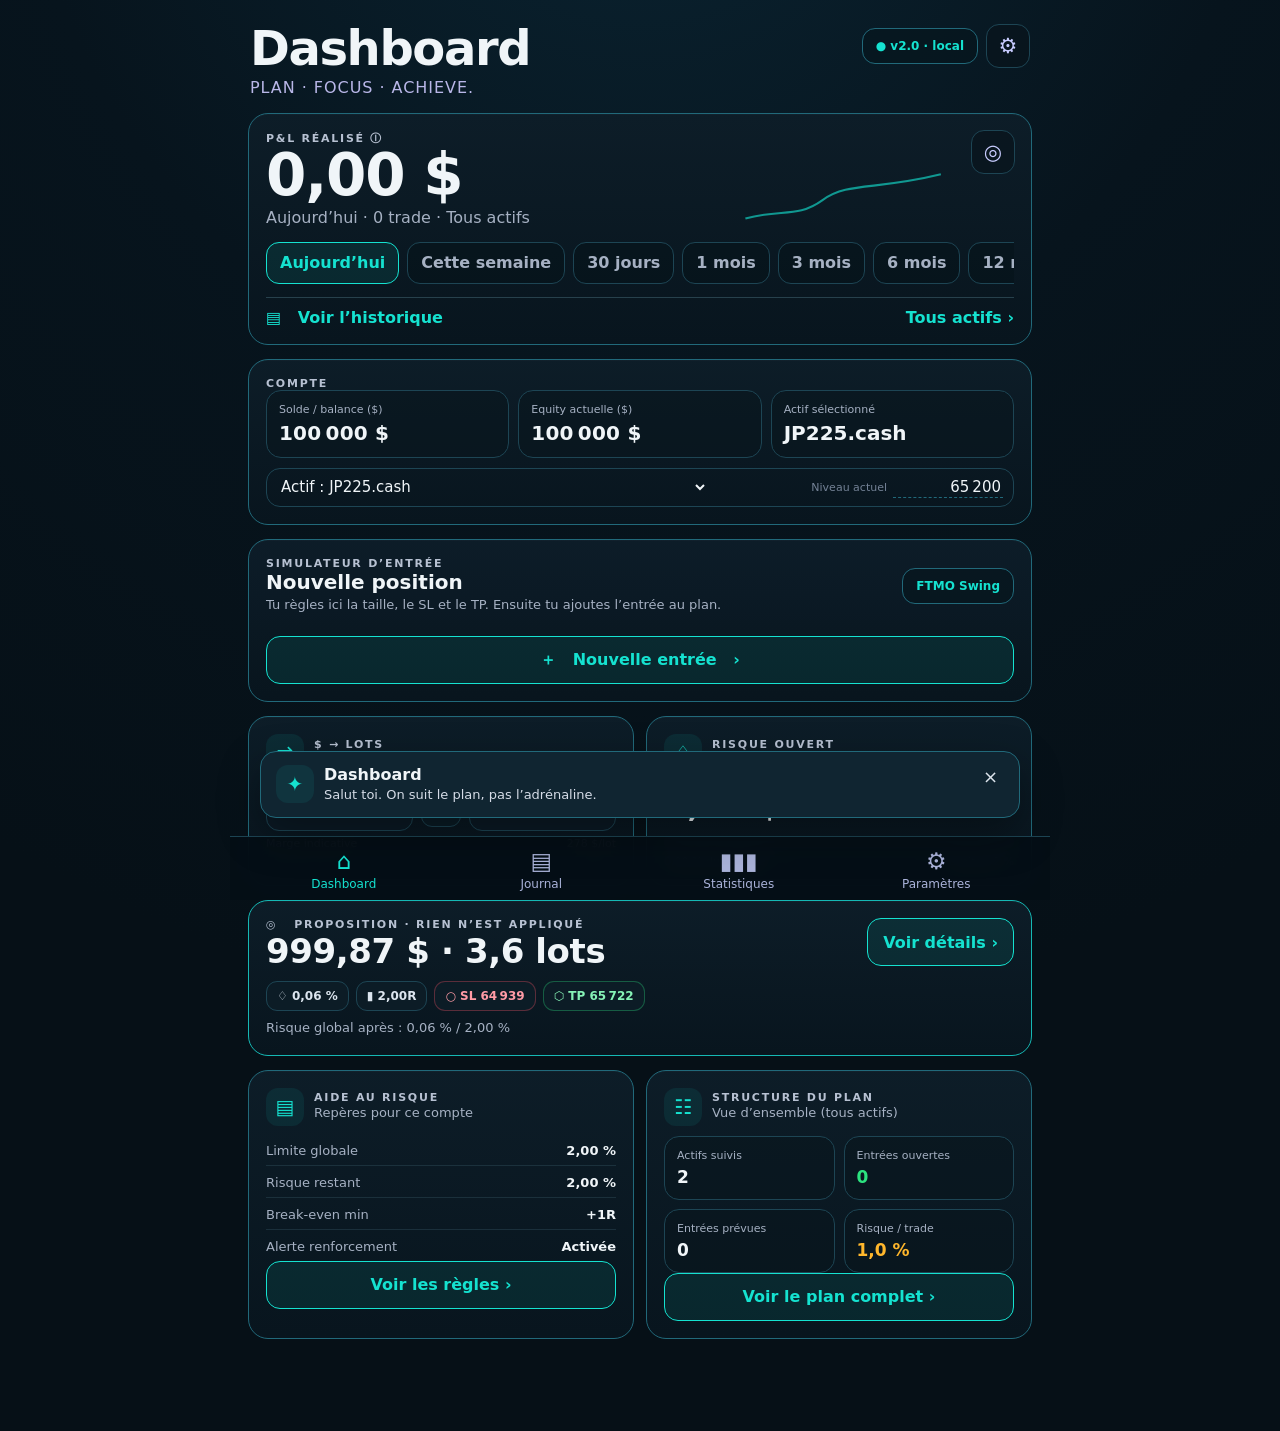
<file: index.html>
<!doctype html>
<html lang="fr">
<head>
<meta charset="utf-8">
<meta name="viewport" content="width=device-width,initial-scale=1,viewport-fit=cover">
<meta name="theme-color" content="#071017">
<meta name="color-scheme" content="dark">
<meta name="apple-mobile-web-app-capable" content="yes">
<meta name="apple-mobile-web-app-status-bar-style" content="black-translucent">
<meta name="apple-mobile-web-app-title" content="Dashboard">
<meta name="format-detection" content="telephone=no">
<link rel="manifest" href="./manifest.webmanifest">
<link rel="apple-touch-icon" href="./apple-touch-icon.png">
<title>Dashboard · v2.0</title>
<style>
:root{
  --bg:#061017;--bg2:#08141d;--panel:#0c1a24;--panel2:#10212d;--panel3:#132633;
  --border:#1d4554;--border2:#21697a;--text:#f0f5f8;--muted:#a6b1c3;--muted2:#748296;
  --cyan:#15e2d0;--cyan2:#1bc6ff;--cyanSoft:rgba(21,226,208,.085);
  --green:#2ce37f;--greenSoft:rgba(44,227,127,.10);--red:#ff5365;--redSoft:rgba(255,83,101,.10);
  --amber:#ffb72c;--amberSoft:rgba(255,183,44,.10);--purple:#a378ff;--blue:#2ca8ff;
  --r:20px;--rs:14px;--safeTop:env(safe-area-inset-top,0px);--safeBottom:env(safe-area-inset-bottom,0px);
}
*{box-sizing:border-box} html{background:var(--bg)} body{margin:0;background:radial-gradient(circle at 50% -15%,#0a2432 0,#07141d 35%,var(--bg) 70%);color:var(--text);font-family:-apple-system,BlinkMacSystemFont,"SF Pro Text","SF Pro Display",Inter,system-ui,sans-serif;-webkit-font-smoothing:antialiased;-webkit-tap-highlight-color:transparent}
button,input,select,textarea{font:inherit} button{cursor:pointer} input,select,textarea{outline:none;color:var(--text)}
.app{width:min(100%,820px);margin:0 auto;min-height:100vh;padding:calc(20px + var(--safeTop)) 18px calc(92px + var(--safeBottom))}.page{display:grid;gap:14px}
.top{display:flex;align-items:flex-start;justify-content:space-between;gap:12px;margin:4px 2px 2px}.top-title h1{margin:0;font-size:clamp(34px,8vw,48px);letter-spacing:-1.4px;line-height:1.02}.tagline{margin:5px 0 0;color:#b9b7e8;font-size:16px;letter-spacing:.06em}.top-actions{display:flex;gap:8px;align-items:center}.version{border:1px solid var(--border2);border-radius:13px;color:var(--cyan);padding:10px 13px;font-weight:700;font-size:12px;background:rgba(5,20,27,.5);white-space:nowrap}.icon-btn,.back-btn{width:44px;height:44px;border:1px solid var(--border);border-radius:13px;background:rgba(8,20,28,.64);color:#c8ccff;display:grid;place-items:center;font-size:21px}.back-btn{border-color:transparent;background:transparent;color:var(--cyan);font-size:30px;width:34px;padding:0}
.card{background:linear-gradient(180deg,rgba(13,29,40,.98),rgba(8,21,30,.985));border:1px solid var(--border2);border-radius:var(--r);padding:17px;box-shadow:inset 0 1px rgba(255,255,255,.02)}
.card.soft{border-color:var(--border)}.card h2,.card h3{margin:0}.kicker{font-size:11px;letter-spacing:.16em;color:#b7c1d2;font-weight:800;text-transform:uppercase}.sub{color:var(--muted);font-size:13px;line-height:1.42}.row{display:flex;align-items:center;gap:10px}.between{justify-content:space-between}.grow{flex:1;min-width:0}.grid2{display:grid;grid-template-columns:repeat(2,minmax(0,1fr));gap:12px}.grid3{display:grid;grid-template-columns:repeat(3,minmax(0,1fr));gap:10px}.grid4{display:grid;grid-template-columns:repeat(4,minmax(0,1fr));gap:8px}.mini-grid{display:grid;grid-template-columns:repeat(2,minmax(0,1fr));gap:9px}.divider{height:1px;background:rgba(76,115,130,.45);margin:10px 0}
.num{font-variant-numeric:tabular-nums;font-weight:650;letter-spacing:.01em}.big-num{font-size:clamp(38px,8vw,58px);line-height:1;font-weight:650;letter-spacing:-1.2px;font-variant-numeric:tabular-nums}.proposal-num{font-size:clamp(26px,6.2vw,34px);font-weight:650;letter-spacing:-.4px;font-variant-numeric:tabular-nums}.money-pos{color:var(--green)}.money-neg{color:var(--red)}.cyan{color:var(--cyan)}.amber{color:var(--amber)}.red{color:var(--red)}.green{color:var(--green)}
.avatar{width:42px;height:42px;border-radius:13px;display:grid;place-items:center;background:linear-gradient(145deg,#163448,#09202a);border:1px solid var(--border);font-weight:800;font-size:19px;overflow:hidden;flex:0 0 auto}.avatar.round{border-radius:50%}.avatar img{width:100%;height:100%;object-fit:cover}.ico{width:38px;height:38px;border-radius:12px;display:grid;place-items:center;background:rgba(17,226,208,.08);color:var(--cyan);font-size:20px;flex:0 0 auto}.ico.red{background:var(--redSoft);color:var(--red)}.ico.green{background:var(--greenSoft);color:var(--green)}.ico.amber{background:var(--amberSoft);color:var(--amber)}
.btn{min-height:48px;border:1px solid var(--border);border-radius:14px;background:rgba(5,18,25,.58);color:var(--muted);padding:0 15px;font-weight:750}.btn.primary{border-color:var(--cyan);background:var(--cyanSoft);color:var(--cyan)}.btn.danger{border-color:rgba(255,83,101,.55);background:var(--redSoft);color:var(--red)}.btn.full{width:100%}.btn.small{min-height:38px;padding:0 11px;font-size:12px}.btn:active{transform:translateY(1px)}
.chips{display:flex;gap:8px;overflow-x:auto;scrollbar-width:none;padding:3px 0}.chips::-webkit-scrollbar{display:none}.chip{min-height:42px;white-space:nowrap;border:1px solid var(--border);border-radius:13px;background:rgba(5,18,25,.5);color:var(--muted);padding:0 13px;font-weight:720}.chip.active{border-color:var(--cyan);color:var(--cyan);background:var(--cyanSoft)}.chip.amber.active{border-color:var(--amber);color:var(--amber);background:var(--amberSoft)}
.field{display:grid;gap:6px}.field label,.field-label{font-size:12px;color:var(--muted);letter-spacing:.02em}.input,.select,.textarea{width:100%;border:1px solid var(--border);border-radius:13px;background:#0b1a25;color:var(--text);padding:12px 13px;min-height:48px;font-size:16px}.input:focus,.select:focus,.textarea:focus{border-color:var(--cyan);box-shadow:0 0 0 3px rgba(21,226,208,.07)}.textarea{min-height:88px;resize:vertical}.select{appearance:auto}
.metric{border:1px solid var(--border);border-radius:15px;padding:12px;background:rgba(8,20,28,.45);min-width:0}.metric span{display:block;color:var(--muted);font-size:11px;margin-bottom:5px}.metric strong{font-size:20px;font-weight:650;display:block;overflow-wrap:anywhere}.metric.compact strong{font-size:17px}
.pnl-card{position:relative;overflow:hidden}.spark{position:absolute;right:20px;top:48px;width:43%;height:72px;opacity:.9;pointer-events:none}.spark svg{width:100%;height:100%}.eye{position:absolute;right:16px;top:16px}.pnl-main{max-width:55%;position:relative;z-index:1}.pnl-meta{color:var(--muted);margin-top:4px}.masked{letter-spacing:.18em!important;color:var(--text)!important}.periods{margin-top:12px}.history-link{margin-top:10px;padding-top:10px;border-top:1px solid rgba(76,115,130,.45);display:flex;justify-content:space-between;align-items:center;color:var(--cyan);font-weight:750}
.account-grid{display:grid;grid-template-columns:repeat(3,minmax(0,1fr));gap:9px}.account-strip{margin-top:10px;border:1px solid var(--border);border-radius:14px;padding:8px 10px;display:grid;grid-template-columns:1.2fr .8fr;gap:8px;align-items:center}.account-strip select,.account-strip input{background:transparent;border:0;color:var(--text);font-size:15px;min-width:0}.account-strip .pricebox{display:flex;align-items:center;gap:6px;justify-content:flex-end}.account-strip .pricebox span{color:var(--muted2);font-size:11px}.account-strip input{text-align:right;width:110px;border-bottom:1px dashed var(--border2)}
.hero-new .btn{margin-top:10px}.two-panels{display:grid;grid-template-columns:1fr 1fr;gap:12px}.converter{display:grid;grid-template-columns:1fr auto 1fr;gap:8px;align-items:center}.converter input{min-width:0}.swap{width:40px;height:40px;border:1px solid var(--border);background:#0a1c26;color:#c7d2e2;border-radius:11px}
.riskbar{height:12px;border-radius:999px;background:#153140;overflow:hidden;margin-top:12px}.riskbar>i{display:block;height:100%;background:linear-gradient(90deg,var(--cyan),var(--amber));width:0}.proposal-card{border-color:#15b8b4}.proposal-top{display:flex;align-items:flex-start;justify-content:space-between;gap:12px}.pill-row{display:flex;gap:7px;flex-wrap:wrap;margin-top:10px}.pillx{border:1px solid var(--border);border-radius:11px;padding:7px 10px;color:#dce5ef;background:#0c1c26;font-size:12px;font-weight:700}.pillx.red{border-color:rgba(255,83,101,.32);color:#ff9ba6}.pillx.green{border-color:rgba(44,227,127,.32);color:#86f3b6}
.summary-list{display:grid;gap:2px}.summary-line{display:flex;justify-content:space-between;gap:12px;padding:7px 0;border-bottom:1px solid rgba(71,107,122,.28);font-size:13px}.summary-line:last-child{border-bottom:0}.summary-line span:first-child{color:var(--muted)}
.nav{position:fixed;left:50%;transform:translateX(-50%);bottom:0;width:min(100%,820px);z-index:50;background:rgba(5,15,22,.93);backdrop-filter:blur(16px);border-top:1px solid var(--border);padding:10px 18px calc(8px + var(--safeBottom));display:grid;grid-template-columns:repeat(4,1fr);gap:6px}.nav button{background:transparent;border:0;color:#aab3da;display:grid;place-items:center;gap:3px;font-size:12px}.nav button b{font-size:23px;font-weight:500}.nav button.active{color:var(--cyan)}
.pagehead{display:flex;align-items:center;gap:10px;margin:2px 0 3px}.pagehead h1{margin:0;font-size:34px;letter-spacing:-1px}.pagehead .sub{font-size:15px}.pagehead-main{flex:1}.section-title{display:flex;align-items:center;justify-content:space-between;gap:10px;margin-bottom:12px}.section-title h2{font-size:20px}.section-title .sub{margin-top:2px}
.tabs{display:flex;gap:7px;overflow-x:auto;scrollbar-width:none}.tabs::-webkit-scrollbar{display:none}.tab{min-height:42px;border:1px solid var(--border);border-radius:12px;padding:0 15px;color:#c8c8ef;background:rgba(5,15,22,.4);white-space:nowrap}.tab.active{border-color:var(--cyan);color:var(--cyan);background:var(--cyanSoft)}
.seg2{display:grid;grid-template-columns:1fr 1fr;gap:8px}.seg3{display:grid;grid-template-columns:repeat(3,1fr);gap:8px}.seg-btn{min-height:48px;border:1px solid var(--border);border-radius:13px;background:#0a1b25;color:#bfc7d8;font-weight:750}.seg-btn.active{border-color:var(--cyan);color:var(--cyan);background:var(--cyanSoft)}.seg-btn.sell.active{border-color:var(--red);color:var(--red);background:var(--redSoft)}
.risk-gain{display:grid;grid-template-columns:1fr 1fr;gap:12px}.rg{border:1px solid;border-radius:16px;padding:15px}.rg.risk{border-color:#ff314d;background:linear-gradient(135deg,rgba(115,12,30,.35),rgba(42,10,20,.65))}.rg.gain{border-color:#19d05d;background:linear-gradient(135deg,rgba(3,91,49,.34),rgba(4,44,28,.66))}.rg .label{font-size:11px;letter-spacing:.14em;color:#c7d0dd;font-weight:800}.rg strong{font-size:30px;font-weight:650;display:block;margin-top:6px}.rg small{font-size:13px;color:#c9d0db}
.callout{border:1px solid var(--border2);border-radius:15px;padding:13px;background:rgba(8,30,38,.55);font-size:13px;color:var(--muted);line-height:1.45}.callout.warn{border-color:rgba(255,183,44,.6);background:var(--amberSoft)}.callout.danger{border-color:rgba(255,83,101,.6);background:var(--redSoft)}
.details{border:1px solid var(--border);border-radius:15px;overflow:hidden}.details summary{list-style:none;padding:14px 15px;display:flex;align-items:center;justify-content:space-between;cursor:pointer;font-weight:750}.details summary::-webkit-details-marker{display:none}.details .inside{padding:0 15px 15px}.details[open] summary .chev{transform:rotate(180deg)}.chev{transition:.16s;display:inline-block}
.guard-status{display:flex;align-items:center;justify-content:space-between;border:1px solid var(--border);border-radius:14px;padding:11px 13px;background:#091b25}.guard-status.ok{border-color:rgba(44,227,127,.35)}.guard-status.warn{border-color:rgba(255,183,44,.45)}
.mt5{border:1px solid var(--border2);border-radius:17px;padding:14px}.mt5-grid{display:grid;grid-template-columns:repeat(6,minmax(0,1fr));gap:1px;background:rgba(74,115,130,.35);border-radius:12px;overflow:hidden;margin-top:10px}.mt5-grid>div{background:#0c1c26;padding:10px 7px;text-align:center;min-width:0}.mt5-grid span{display:block;color:var(--muted);font-size:10px}.mt5-grid strong{display:block;font-size:14px;margin-top:4px;overflow-wrap:anywhere;font-weight:650}
.asset-card{display:flex;align-items:center;gap:10px;border:1px solid var(--border);border-radius:15px;padding:11px;background:#0b1c26}.asset-card.selected{border-color:var(--cyan);background:var(--cyanSoft)}.asset-card .meta{min-width:0;flex:1}.asset-card .meta strong{display:block}.asset-card .meta small{color:var(--muted)}.catalog{display:grid;grid-template-columns:repeat(3,minmax(0,1fr));gap:9px}.asset-photo{display:flex;align-items:center;gap:12px}.asset-photo .avatar{width:58px;height:58px;border-radius:16px}
.plan-summary{display:grid;grid-template-columns:repeat(4,minmax(0,1fr));gap:9px}.asset-group{border:1px solid var(--border2);border-radius:17px;overflow:hidden;background:rgba(8,23,32,.65)}.asset-group-head{padding:13px;display:flex;align-items:center;gap:10px}.asset-group-head .grow strong{font-size:18px}.asset-group-head .right{text-align:right}.entry-list{border-top:1px solid var(--border)}.entry-card{padding:12px;border-bottom:1px solid rgba(62,101,116,.38)}.entry-card:last-child{border-bottom:0}.entry-top{display:flex;justify-content:space-between;gap:8px;align-items:center}.status{border:1px solid var(--border);border-radius:999px;padding:6px 9px;font-size:11px;font-weight:750}.status.open{color:var(--green);border-color:rgba(44,227,127,.4);background:var(--greenSoft)}.status.planned{color:var(--blue);border-color:rgba(44,168,255,.4);background:rgba(44,168,255,.09)}.status.closed{color:#c4c9dd}.entry-metrics{display:grid;grid-template-columns:repeat(6,minmax(0,1fr));gap:6px;margin-top:9px}.entry-metrics div{min-width:0}.entry-metrics span{display:block;color:var(--muted2);font-size:9px}.entry-metrics strong{display:block;font-size:13px;margin-top:3px;overflow-wrap:anywhere;font-weight:650}
.compare{display:grid;grid-template-columns:1fr 1fr;gap:10px}.compare>div{border:1px solid var(--border);border-radius:14px;padding:12px}.compare h3{font-size:15px;margin:0 0 7px}.compare .summary-line{font-size:12px}
.toolbar{display:grid;grid-template-columns:repeat(3,minmax(0,1fr));gap:8px}.trade-row{display:grid;grid-template-columns:1.2fr .7fr .7fr .6fr .8fr auto;gap:8px;align-items:center;border:1px solid var(--border);border-radius:14px;padding:10px;margin-top:8px;background:#0b1b25}.trade-row .asset{display:flex;gap:8px;align-items:center}.trade-row .asset .avatar{width:34px;height:34px;font-size:14px}.trade-row small{display:block;color:var(--muted2);font-size:10px}.trade-row strong{font-size:13px}.trade-row .pnl{text-align:right;font-size:15px;font-weight:650}
.stats-main{display:grid;grid-template-columns:1.2fr .8fr;gap:12px}.chart{height:180px;border:1px solid var(--border);border-radius:15px;padding:10px;background:#081a24}.chart svg{width:100%;height:100%}.donut{width:110px;height:110px;border-radius:50%;background:conic-gradient(var(--cyan) 0 50%,var(--blue) 50% 75%,var(--amber) 75% 87.5%,var(--purple) 87.5%);position:relative;margin:auto}.donut:after{content:"";position:absolute;inset:22px;background:#0a1b25;border-radius:50%}.donut-label{position:absolute;inset:0;display:grid;place-items:center;z-index:2;text-align:center;font-weight:650}.bars{display:grid;gap:10px}.barline{display:grid;grid-template-columns:1fr 2fr;gap:10px;align-items:center}.bar{height:10px;border-radius:99px;background:#17313e;overflow:hidden}.bar i{display:block;height:100%;border-radius:99px;background:var(--cyan)}
.setting-row{display:grid;grid-template-columns:1fr auto;gap:10px;align-items:center;padding:11px 0;border-bottom:1px solid rgba(63,99,114,.33)}.setting-row:last-child{border-bottom:0}.setting-row strong{font-size:14px}.setting-row small{display:block;color:var(--muted);margin-top:2px}.switch{width:50px;height:28px;border:1px solid var(--border);border-radius:99px;background:#15303c;position:relative}.switch:before{content:"";position:absolute;width:22px;height:22px;border-radius:50%;background:white;top:2px;left:3px;transition:.18s}.switch.on{background:var(--cyan);border-color:var(--cyan)}.switch.on:before{left:24px}.rule-row{display:grid;grid-template-columns:auto 1fr auto;align-items:center;gap:10px;padding:10px 0;border-bottom:1px solid rgba(63,99,114,.3)}.rule-row:last-child{border-bottom:0}.drag{color:#aab5d7;letter-spacing:-2px}.photo-upload{display:none}
.toast{position:fixed;left:50%;transform:translateX(-50%);bottom:calc(82px + var(--safeBottom));width:min(calc(100% - 32px),760px);z-index:100;background:#102531;border:1px solid var(--border2);border-radius:16px;padding:13px 15px;box-shadow:0 16px 40px rgba(0,0,0,.35);display:flex;gap:10px;align-items:flex-start}.toast.warn{border-color:rgba(255,183,44,.65);background:#2b2414}.toast.good{border-color:rgba(44,227,127,.5);background:#0d2a1c}.toast strong{display:block}.toast p{margin:2px 0 0;color:#d5dce7;font-size:13px;line-height:1.35}.toast button{margin-left:auto;background:transparent;border:0;color:#dce4ec;font-size:18px}
.modal-wrap{position:fixed;inset:0;background:rgba(0,0,0,.66);z-index:120;display:grid;place-items:end center;padding:18px}.modal{width:min(100%,680px);max-height:88vh;overflow:auto;background:#091822;border:1px solid var(--border2);border-radius:22px;padding:17px;box-shadow:0 30px 70px rgba(0,0,0,.55)}.modal-head{display:flex;align-items:center;justify-content:space-between;margin-bottom:12px}.modal-head h2{margin:0;font-size:22px}.x{width:36px;height:36px;border:1px solid var(--border);border-radius:10px;background:transparent;color:var(--muted);font-size:20px}
.hidden{display:none!important}.muted{color:var(--muted)}.tiny{font-size:11px}.center{text-align:center}
@media(max-width:660px){.app{padding-left:13px;padding-right:13px}.top-title h1{font-size:36px}.version{font-size:11px;padding:8px 9px}.account-grid{grid-template-columns:1fr 1fr}.account-grid .metric:last-child{grid-column:1/-1}.two-panels,.grid2{grid-template-columns:1fr}.risk-gain{grid-template-columns:1fr 1fr}.catalog{grid-template-columns:1fr 1fr}.plan-summary{grid-template-columns:1fr 1fr}.entry-metrics{grid-template-columns:repeat(3,1fr)}.toolbar{grid-template-columns:1fr}.trade-row{grid-template-columns:1.5fr .8fr .8fr auto}.trade-row .hide-mobile{display:none}.stats-main{grid-template-columns:1fr}.mt5-grid{grid-template-columns:repeat(3,1fr)}.compare{grid-template-columns:1fr}.grid4{grid-template-columns:1fr 1fr}.pnl-main{max-width:68%}.spark{width:40%}.account-strip{grid-template-columns:1fr}.account-strip .pricebox{justify-content:space-between}.account-strip input{width:140px}.proposal-num{font-size:28px}}
@media(max-width:390px){.card{padding:14px}.big-num{font-size:43px}.pnl-main{max-width:72%}.spark{opacity:.55}.risk-gain{grid-template-columns:1fr}.catalog{grid-template-columns:1fr 1fr}.mt5-grid{grid-template-columns:repeat(2,1fr)}.entry-metrics{grid-template-columns:repeat(2,1fr)}.nav{padding-left:8px;padding-right:8px}.nav button{font-size:11px}.tabs .tab{padding:0 12px}}


/* ==========================================================
   iPhone 13 mini / compact iPhone responsive pass
   Visual design unchanged; only sizing/reflow/overflow fixes.
   Target viewport: 375 CSS px (also safe down to 320 px).
   ========================================================== */
html,body{max-width:100%;overflow-x:hidden;-webkit-text-size-adjust:100%;text-size-adjust:100%}
img,svg,canvas{max-width:100%}
button,input,select,textarea{max-width:100%}
.app,.page,.card,.row,.grow,.metric,.field,.asset-card,.asset-group,.entry-card,.setting-row,.trade-row,.proposal-top,.section-title,.pagehead,.top,.top-title,.top-actions{min-width:0}
.card,.metric,.asset-card,.trade-row,.entry-card{overflow-wrap:anywhere}

@media (max-width:430px){
  :root{--r:18px;--rs:13px}
  .app{width:100%;padding:calc(13px + var(--safeTop)) 11px calc(84px + var(--safeBottom))}
  .page{gap:10px}

  .top{gap:8px;margin:2px 0 0;align-items:flex-start}
  .top-title{min-width:0;flex:1}
  .top-title h1{font-size:31px;letter-spacing:-1px;line-height:1}
  .tagline{font-size:12px;letter-spacing:.045em;margin-top:4px;white-space:normal}
  .top-actions{gap:5px;flex:0 0 auto}
  .version{padding:7px 8px;border-radius:11px;font-size:9.5px;font-weight:700}
  .icon-btn{width:38px;height:38px;border-radius:11px;font-size:18px}
  .back-btn{width:30px;height:38px;font-size:27px}

  .card{padding:13px;border-radius:18px}
  .kicker{font-size:9px;letter-spacing:.13em}
  .sub{font-size:11px;line-height:1.35}
  .section-title{gap:8px;margin-bottom:10px}
  .section-title h2{font-size:17px;line-height:1.15}

  .big-num{font-size:34px;letter-spacing:-.8px}
  .proposal-num{font-size:22px;line-height:1.08;letter-spacing:-.25px}
  .num{font-weight:650}

  .row{gap:8px}
  .grid2{gap:8px}
  .grid3{grid-template-columns:1fr 1fr;gap:8px}
  .grid3>*:nth-child(3):last-child{grid-column:1/-1}
  .grid4{grid-template-columns:1fr 1fr;gap:7px}
  .mini-grid{gap:7px}
  .divider{margin:8px 0}

  .ico{width:34px;height:34px;border-radius:10px;font-size:17px}
  .avatar{width:38px;height:38px;border-radius:11px;font-size:16px}
  .asset-photo .avatar{width:52px;height:52px}

  .btn{min-height:44px;border-radius:12px;padding:0 12px;font-size:13px}
  .btn.small{min-height:35px;font-size:11px;padding:0 9px}
  .chip{min-height:38px;border-radius:11px;padding:0 11px;font-size:11px}
  .chips{gap:6px}

  .field{gap:5px}
  .field label,.field-label{font-size:10.5px}
  .input,.select,.textarea{min-height:44px;border-radius:12px;padding:10px 11px;font-size:16px}
  .textarea{min-height:82px}

  .metric{padding:10px;border-radius:13px}
  .metric span{font-size:9.5px;margin-bottom:4px}
  .metric strong{font-size:16px;line-height:1.15}
  .metric.compact strong{font-size:15px}

  .pnl-card{padding-top:13px}
  .pnl-main{max-width:64%}
  .pnl-meta{font-size:10.5px}
  .spark{right:13px;top:43px;width:38%;height:58px}
  .eye{right:12px;top:12px}
  .periods{margin-top:10px}
  .history-link{font-size:11px;margin-top:8px;padding-top:8px;gap:8px}
  .history-link span{min-width:0}

  .account-grid{grid-template-columns:1fr 1fr;gap:7px}
  .account-grid .metric:last-child{grid-column:1/-1}
  .account-strip{margin-top:8px;padding:7px 9px;grid-template-columns:1fr;gap:5px;border-radius:12px}
  .account-strip select,.account-strip input{font-size:13px}
  .account-strip .pricebox{justify-content:space-between;gap:8px}
  .account-strip .pricebox span{font-size:9.5px}
  .account-strip input{width:128px;max-width:50%}

  .hero-new .btn{margin-top:8px}
  .two-panels{grid-template-columns:1fr;gap:8px}
  .converter{gap:6px}
  .converter .input{padding-left:9px;padding-right:9px;text-align:center}
  .swap{width:36px;height:36px;border-radius:10px}

  .proposal-card{padding:13px}
  .proposal-top{flex-wrap:wrap;gap:8px}
  .proposal-top>div{flex:1 1 180px;min-width:0}
  .proposal-top>.btn{flex:0 0 auto;min-height:38px}
  .pill-row{gap:5px;margin-top:8px}
  .pillx{font-size:10.5px;padding:6px 8px;border-radius:10px}
  .riskbar{height:9px;margin-top:9px}
  .summary-line{padding:6px 0;font-size:11.5px;gap:8px}

  .nav{width:100%;padding:8px 6px calc(6px + var(--safeBottom));gap:2px}
  .nav button{font-size:10px;gap:2px;min-width:0}
  .nav button b{font-size:20px}

  .pagehead{gap:6px;margin:0}
  .pagehead h1{font-size:27px;letter-spacing:-.7px;line-height:1.05}
  .pagehead .sub{font-size:11.5px;line-height:1.25}

  .tabs{gap:5px}
  .tab{min-height:38px;padding:0 11px;font-size:11px;border-radius:11px}
  .seg2,.seg3{gap:6px}
  .seg-btn{min-height:44px;border-radius:12px;font-size:13px}

  .risk-gain{grid-template-columns:1fr 1fr;gap:8px}
  .rg{padding:12px;border-radius:14px}
  .rg .label{font-size:9px;letter-spacing:.11em}
  .rg strong{font-size:22px;margin-top:5px}
  .rg small{font-size:10.5px}

  .callout{padding:11px;border-radius:13px;font-size:11.5px;line-height:1.35}
  .details{border-radius:13px}
  .details summary{padding:12px;font-size:12px;gap:8px}
  .details .inside{padding:0 12px 12px}
  .guard-status{padding:10px 11px;border-radius:12px;gap:8px}
  .guard-status strong{font-size:12px}

  .mt5{padding:12px;border-radius:15px}
  .mt5-grid{grid-template-columns:repeat(3,1fr);gap:1px;margin-top:8px;border-radius:10px}
  .mt5-grid>div{padding:8px 5px}
  .mt5-grid span{font-size:8.5px}
  .mt5-grid strong{font-size:12px;margin-top:3px}

  .catalog{grid-template-columns:1fr 1fr;gap:7px}
  .asset-card{padding:9px;border-radius:13px;gap:8px}
  .asset-card .meta strong{font-size:12px}
  .asset-card .meta small{font-size:9.5px;line-height:1.2;display:block}

  .plan-summary{grid-template-columns:1fr 1fr;gap:7px}
  .asset-group{border-radius:15px}
  .asset-group-head{padding:11px;gap:8px}
  .asset-group-head .grow strong{font-size:15px}
  .asset-group-head .right strong{font-size:13px}
  .entry-card{padding:10px}
  .entry-metrics{grid-template-columns:1fr 1fr;gap:6px}
  .entry-metrics span{font-size:8.5px}
  .entry-metrics strong{font-size:12px}
  .status{padding:5px 8px;font-size:9.5px}

  .compare{grid-template-columns:1fr;gap:8px}
  .compare>div{padding:10px;border-radius:12px}
  .compare h3{font-size:13px}

  .toolbar{grid-template-columns:1fr;gap:6px}
  .trade-row{grid-template-columns:minmax(0,1.35fr) minmax(46px,.55fr) minmax(72px,.8fr) 18px;gap:5px;padding:8px;border-radius:12px}
  .trade-row .hide-mobile{display:none}
  .trade-row .asset{gap:6px;min-width:0}
  .trade-row .asset .avatar{width:30px;height:30px;font-size:12px}
  .trade-row small{font-size:8.5px}
  .trade-row strong{font-size:11px}
  .trade-row .pnl{font-size:12px}

  .stats-main{grid-template-columns:1fr;gap:8px}
  .chart{height:150px;padding:8px;border-radius:13px}
  .donut{width:94px;height:94px}
  .donut:after{inset:19px}
  .barline{grid-template-columns:minmax(80px,.9fr) 1.5fr;gap:8px}

  .setting-row{gap:8px;padding:9px 0;min-width:0}
  .setting-row strong{font-size:12px}
  .setting-row small{font-size:10px;line-height:1.25}
  .setting-row>.row{min-width:0;flex-wrap:wrap;justify-content:flex-end}
  .switch{width:46px;height:26px;flex:0 0 auto}
  .switch:before{width:20px;height:20px}
  .switch.on:before{left:22px}
  .rule-row{gap:8px;padding:9px 0;font-size:11.5px}

  .modal-wrap{padding:10px;align-items:end}
  .modal{width:100%;max-height:calc(100dvh - 20px);border-radius:19px;padding:14px}
  .modal-head{margin-bottom:10px}
  .modal-head h2{font-size:18px}
  .x{width:34px;height:34px;border-radius:9px;font-size:18px}

  .toast{width:calc(100% - 22px);bottom:calc(72px + var(--safeBottom));border-radius:14px;padding:11px 12px}
  .toast p{font-size:11.5px}
}

@media (max-width:375px){
  .app{padding-left:10px;padding-right:10px}
  .card{padding:12px}
  .top-title h1{font-size:29px}
  .tagline{font-size:11px}
  .version{font-size:9px;padding:6px 7px}
  .icon-btn{width:36px;height:36px}
  .big-num{font-size:32px}
  .proposal-num{font-size:21px}
  .metric strong{font-size:15px}
  .pnl-main{max-width:66%}
  .spark{width:36%;opacity:.72}
  .risk-gain{grid-template-columns:1fr 1fr}
  .rg strong{font-size:20px}
  .mt5-grid{grid-template-columns:repeat(2,1fr)}
  .catalog{grid-template-columns:1fr 1fr}
  .nav button{font-size:9.5px}
}

@media (max-width:340px){
  .top{flex-wrap:wrap}
  .top-actions{width:100%;justify-content:flex-end}
  .grid3,.risk-gain,.catalog{grid-template-columns:1fr}
  .grid3>*:nth-child(3):last-child{grid-column:auto}
  .pnl-main{max-width:100%}
  .spark{display:none}
  .mt5-grid{grid-template-columns:1fr 1fr}
  .account-grid{grid-template-columns:1fr}
  .account-grid .metric:last-child{grid-column:auto}
}
</style>
</head>
<body>
<div id="root"></div>
<script>
(()=>{
'use strict';
const STORAGE='dashboard-v2-0';
const LEGACY=['jp225-trading-planner-v1-21','jp225-trading-planner-v1-20','jp225-trading-planner-v1-19','jp225-trading-planner-v1-18','jp225-trading-planner-v1-17','jp225-trading-planner-v1-16','jp225-trading-planner-v1-15','jp225-ftmo-cadre-v1-3'];
const PERIODS=[['day','Aujourd’hui'],['week','Cette semaine'],['30d','30 jours'],['1m','1 mois'],['3m','3 mois'],['6m','6 mois'],['12m','12 mois'],['18m','18 mois'],['24m','24 mois']];
const CAT_LABELS={indices:'Indices',forex:'Forex',crypto:'Crypto',metals:'Métaux',energy:'Énergie',other:'Autre'};
const CATALOG=[
 {key:'jp225',cat:'indices',name:'JP225',display:'Nikkei 225',symbol:'JP225.cash',icon:'🇯🇵',verified:true},
 {key:'nas100',cat:'indices',name:'NAS100',display:'US Tech 100',symbol:'NAS100',icon:'🇺🇸'},
 {key:'spx500',cat:'indices',name:'SPX500',display:'S&P 500',symbol:'SPX500',icon:'🇺🇸'},
 {key:'ger40',cat:'indices',name:'GER40',display:'DAX 40',symbol:'GER40',icon:'🇩🇪'},
 {key:'uk100',cat:'indices',name:'UK100',display:'FTSE 100',symbol:'UK100',icon:'🇬🇧'},
 {key:'us30',cat:'indices',name:'US30',display:'Dow Jones',symbol:'US30',icon:'🇺🇸'},
 {key:'btc',cat:'crypto',name:'BTCUSD',display:'Bitcoin / US Dollar',symbol:'BTCUSD',icon:'₿',verified:true},
 {key:'eth',cat:'crypto',name:'ETHUSD',display:'Ethereum / US Dollar',symbol:'ETHUSD',icon:'Ξ'},
 {key:'eurusd',cat:'forex',name:'EURUSD',display:'Euro / Dollar US',symbol:'EURUSD',icon:'€'},
 {key:'gbpusd',cat:'forex',name:'GBPUSD',display:'Livre / Dollar US',symbol:'GBPUSD',icon:'£'},
 {key:'usdjpy',cat:'forex',name:'USDJPY',display:'Dollar US / Yen',symbol:'USDJPY',icon:'¥'},
 {key:'xauusd',cat:'metals',name:'XAUUSD',display:'Or / Dollar US',symbol:'XAUUSD',icon:'◆'},
 {key:'xagusd',cat:'metals',name:'XAGUSD',display:'Argent / Dollar US',symbol:'XAGUSD',icon:'◇'},
 {key:'usoil',cat:'energy',name:'USOIL',display:'WTI Crude Oil',symbol:'USOIL',icon:'◉'},
 {key:'ukoil',cat:'energy',name:'UKOIL',display:'Brent Crude Oil',symbol:'UKOIL',icon:'◉'},
 {key:'natgas',cat:'energy',name:'NATGAS',display:'Natural Gas',symbol:'NATGAS',icon:'◌'}
];
const DEFAULT_BEHAVIOR=[
 'Setup clair et identifié','Pas de FOMO','Contexte / analyse validé','Pas d’événement majeur imminent',
 'Je sais pourquoi je sors si le scénario est invalidé','Je respecte mon plan','Je n’augmente pas la position après une perte','Je suis dans de bonnes conditions (repos, calme, disponible)'
].map((text,i)=>({id:'b'+(i+1),text,enabled:true}));
const VOICE_BANK={
 greeting:["Salut {name}. On suit le plan, pas l’adrénaline.","Hello {name}. Plan. Focus. Achieve.","{name}, aujourd’hui on trade propre. Pas besoin d’en faire des caisses."],
 warning:["Fais pas la folle 😭 Le cadre vient de lever un sourcil.","C’était pas le plan ça… 👀","Tu pars un peu en vrille là. Regarde juste les règles deux secondes.","Ton plan vient de quitter la conversation.","On avait dit quoi déjà sur l’improvisation ?"],
 reinforce:["Hmm… tu renforces vraiment, ou tu essaies de te sauver ?","Tu connais le prix d’un risque mal cadré. Pas besoin de le repayer.","Renforcer en perte : le classique qui se déguise en bonne idée."],
 pause:["Il serait pas le moment de faire une pause ?","Deux pertes de suite. Le marché sera encore là après un café.","Le trade de trop vient de demander s’il pouvait entrer. J’ai dit non."],
 reward:["Là, c’était propre.","Bien joué. Risque respecté, exécution nickel.","Bravo {name}, tu as suivi ton plan jusqu’au bout.","Tu vois quand tu ne touches à rien ? Magnifique.","Journée verte ET discipline verte. Joli combo.","Belle gestion. Pas spectaculaire, mais solide.","Tu as laissé passer un trade douteux ? C’est aussi ça, bien trader."],
 loss:["Mauvais résultat, bonne exécution. Ça compte.","Perdre fait partie du plan. Se refaire dans les 3 minutes, beaucoup moins.","Stop respecté. Pas agréable, mais propre."],
 win:["Bien joué. Maintenant, ne rends pas le gain au marché 😌","Bravo. Tu as fait le boulot. Le marché sera encore là demain.","Gain pris, plan respecté. Quelle élégance."]
};
function verifiedAssets(){
 return [
 {id:'jp225',name:'JP225',displayName:'Nikkei 225',symbol:'JP225.cash',category:'indices',type:'CFD',icon:'🇯🇵',imageData:'',verified:true,quoteCurrency:'JPY',profitCurrency:'JPY',marginCurrency:'JPY',decimals:2,contractSize:10,profitToUsd:1/156.5,marginToUsd:1/156.5,pointValueMode:'formula',pointValueManual:0,marginMode:'formula',leverage:15,marginPerLotManual:0,lotMin:.01,lotMax:1000,lotStep:.01,currentPrice:65200,autoStopPct:.4,spreadPoints:0,commissionMode:'fixed',commissionValue:0,timezone:'Asia/Tokyo'},
 {id:'btcusd',name:'BTCUSD',displayName:'Bitcoin / US Dollar',symbol:'BTCUSD',category:'crypto',type:'CFD',icon:'₿',imageData:'',verified:true,quoteCurrency:'USD',profitCurrency:'USD',marginCurrency:'USD',decimals:2,contractSize:1,profitToUsd:1,marginToUsd:1,pointValueMode:'formula',pointValueManual:0,marginMode:'formula',leverage:1,marginPerLotManual:0,lotMin:.01,lotMax:5,lotStep:.01,currentPrice:81335.53,autoStopPct:0,spreadPoints:0,commissionMode:'percent',commissionValue:.0325,timezone:'UTC'}
 ];
}
function blankDraft(assetId='jp225',price=65200){return {assetId,status:'planned',direction:1,entryPrice:price,margin:1000,lots:0,mode:'margin',sl:price*(1-.004),tp:price*(1+.008),riskPct:.5,r:2,riskHelperOpen:false,behaviorChecks:{},notes:''}}
function defaults(){return {version:2,account:{balance:100000,equity:100000,equityLinked:true,label:'FTMO Swing'},ui:{page:'dashboard',selectedAssetId:'jp225',dashboardPeriod:'day',journalPeriod:'day',statsPeriod:'30d',journalAsset:'all',journalState:'all',journalOrigin:'all',journalSearch:'',planFilter:'all',planCollapseAll:false,settingsTab:'account',hidePnl:false,hideBalance:false,assetCategory:'indices',assetSearch:'',assetParamsOpen:false},assets:verifiedAssets(),entries:[],history:[],draft:blankDraft(),guardrails:{enabled:true,riskPerTrade:{enabled:true,value:1},globalRisk:{enabled:true,value:2},rrMin:{enabled:true,value:2},maxTradesDay:{enabled:true,value:5},dailyLoss:{enabled:true,value:3},stopRequired:{enabled:true},reinforceLoss:{enabled:true,threshold:1.5},breakEven:{enabled:true,value:1},pauseAfterLosses:{enabled:true,value:2},behavioral:DEFAULT_BEHAVIOR},profile:{name:'',grammar:'neutral',voiceStyle:'mix',voiceFrequency:'normal',voiceInsolence:2,rewards:true,customPhrases:[]},converter:{margin:1000,lots:0,mode:'margin'},modal:null,toast:null,assetEdit:null,importPending:null,recentVoice:[]}}
let state=load();
let root=document.getElementById('root');
function clone(x){return JSON.parse(JSON.stringify(x))}
function num(v,f=0){if(typeof v==='number')return Number.isFinite(v)?v:f;let s=String(v??'').trim().replace(/\s/g,'').replace(/\u202f/g,'').replace(',','.').replace(/[^0-9.+-]/g,'');let n=parseFloat(s);return Number.isFinite(n)?n:f}
function pos(v,f=0){let n=num(v,f);return n>=0?n:f}
function fmt(v,d=2){if(!Number.isFinite(+v))return '—';return new Intl.NumberFormat('fr-FR',{minimumFractionDigits:d,maximumFractionDigits:d}).format(+v)}
function smart(v,d=4){if(!Number.isFinite(+v))return '—';let a=Math.abs(+v),dec=a>=100?0:a>=10?2:a>=1?2:d;return new Intl.NumberFormat('fr-FR',{maximumFractionDigits:dec}).format(+v)}
function money(v,d=2,sign=false){let n=num(v),p=sign&&n>0?'+':'';return p+new Intl.NumberFormat('fr-FR',{minimumFractionDigits:d,maximumFractionDigits:d}).format(n)+' $'}
function pct(v,d=2){return new Intl.NumberFormat('fr-FR',{minimumFractionDigits:d,maximumFractionDigits:d}).format(num(v))+' %'}
function esc(s){return String(s??'').replace(/[&<>'"]/g,c=>({'&':'&amp;','<':'&lt;','>':'&gt;',"'":'&#39;','"':'&quot;'}[c]))}
function uid(p='id'){return p+'-'+Date.now().toString(36)+'-'+Math.random().toString(36).slice(2,7)}
function asset(){return state.assets.find(a=>a.id===state.ui.selectedAssetId)||state.assets[0]}
function getAsset(id){return state.assets.find(a=>a.id===id)}
function lotFloor(v,a){let step=pos(a?.lotStep,.01)||.01;let min=pos(a?.lotMin,0);let max=pos(a?.lotMax,Infinity)||Infinity;let q=Math.floor((pos(v)+1e-10)/step)*step;q=Math.max(min,q);q=Math.min(max,q);return +q.toFixed(Math.min(6,(String(step).split('.')[1]||'').length))}
function pointValue(a){if(!a)return 0;if(a.pointValueMode==='manual'&&pos(a.pointValueManual)>0)return pos(a.pointValueManual);return pos(a.contractSize)*pos(a.profitToUsd,1)}
function marginPerLot(a,price){if(!a)return 0;if(a.marginMode==='manual'&&pos(a.marginPerLotManual)>0)return pos(a.marginPerLotManual);let lev=pos(a.leverage,1)||1;return pos(price)*pos(a.contractSize)*pos(a.marginToUsd,1)/lev}
function fees(a,price,lots){if(!a||!lots)return 0;let spread=pos(a.spreadPoints)*pointValue(a)*lots;let commission=0;if(a.commissionMode==='fixed')commission=pos(a.commissionValue)*lots*2;else if(a.commissionMode==='percent')commission=pos(price)*pos(a.contractSize)*lots*(pos(a.commissionValue)/100)*2*pos(a.profitToUsd,1);return spread+commission}
function entryPnl(e,level,includeFees=true){let a=getAsset(e.assetId);if(!a)return 0;let d=(pos(level)-pos(e.entryPrice))*(e.direction===-1?-1:1);let p=d*pointValue(a)*pos(e.lots);if(includeFees)p-=fees(a,e.entryPrice,e.lots);return p}
function riskOfEntry(e){let a=getAsset(e.assetId);if(!a||!pos(e.sl)||!pos(e.entryPrice)||!pos(e.lots))return 0;return Math.abs(pos(e.entryPrice)-pos(e.sl))*pointValue(a)*pos(e.lots)}
function rewardOfEntry(e){let a=getAsset(e.assetId);if(!a||!pos(e.tp)||!pos(e.entryPrice)||!pos(e.lots))return 0;return Math.abs(pos(e.tp)-pos(e.entryPrice))*pointValue(a)*pos(e.lots)}
function riskPctOfEntry(e){let c=pos(state.account.equity)||pos(state.account.balance);return c?riskOfEntry(e)/c*100:0}
function openEntries(){return state.entries.filter(e=>e.status==='open')}
function plannedEntries(){return state.entries.filter(e=>e.status==='planned')}
function currentOpenRisk(){return openEntries().reduce((s,e)=>s+riskOfEntry(e),0)}
function openPnl(){return openEntries().reduce((s,e)=>{let a=getAsset(e.assetId);return s+entryPnl(e,pos(a?.currentPrice),true)},0)}
function riskCapital(){return pos(state.account.equity)||pos(state.account.balance)}
function draftCalc(){let d=state.draft,a=getAsset(d.assetId)||asset();let price=pos(d.entryPrice)||pos(a.currentPrice);let mplot=marginPerLot(a,price),pv=pointValue(a);let lots=pos(d.lots),margin=pos(d.margin);if(d.mode==='margin'){lots=mplot?lotFloor(margin/mplot,a):0;margin=lots*mplot}else if(d.mode==='lots'){lots=lotFloor(lots,a);margin=lots*mplot}else if(d.mode==='risk'){let dist=Math.abs(price-pos(d.sl));let budget=riskCapital()*pos(d.riskPct)/100;lots=(dist&&pv)?lotFloor(budget/(dist*pv),a):0;margin=lots*mplot}let risk=Math.abs(price-pos(d.sl))*pv*lots;let reward=Math.abs(pos(d.tp)-price)*pv*lots;let rr=risk?reward/risk:0;return {a,price,lots,margin,risk,reward,rr,riskPct:riskCapital()?risk/riskCapital()*100:0,rewardPct:riskCapital()?reward/riskCapital()*100:0,pv,mplot,fees:fees(a,price,lots)}}
function syncDraft(){let c=draftCalc();state.draft.lots=c.lots;state.draft.margin=c.margin}
function selectedConverter(){let a=asset(),price=pos(a.currentPrice),m=marginPerLot(a,price);if(state.converter.mode==='margin'){state.converter.lots=m?lotFloor(pos(state.converter.margin)/m,a):0;state.converter.margin=state.converter.lots*m}else{state.converter.lots=lotFloor(pos(state.converter.lots),a);state.converter.margin=state.converter.lots*m}return {margin:state.converter.margin,lots:state.converter.lots}}
function periodBounds(key,now=new Date()){let end=new Date(now),start=new Date(now);end.setHours(23,59,59,999);if(key==='day'){start.setHours(0,0,0,0)}else if(key==='week'){start.setHours(0,0,0,0);let day=(start.getDay()+6)%7;start.setDate(start.getDate()-day)}else if(key==='30d'){start.setDate(start.getDate()-29);start.setHours(0,0,0,0)}else if(/^(1|3|6|12|18|24)m$/.test(key)){let months=parseInt(key);start.setMonth(start.getMonth()-months);start.setHours(0,0,0,0)}else{start=new Date(0)}return [start,end]}
function filteredHistory(period=state.ui.dashboardPeriod,assetId='all'){let [s,e]=periodBounds(period);return state.history.filter(h=>h.status!=='open'&&new Date(h.closedAt)>=s&&new Date(h.closedAt)<=e&&(assetId==='all'||h.assetId===assetId)).sort((a,b)=>new Date(b.closedAt)-new Date(a.closedAt))}
function realized(period=state.ui.dashboardPeriod,assetId='all'){return filteredHistory(period,assetId).reduce((s,h)=>s+num(h.pnl),0)}
function todayClosed(){return filteredHistory('day','all')}
function consecutiveLossesToday(){let arr=todayClosed().sort((a,b)=>new Date(b.closedAt)-new Date(a.closedAt)),n=0;for(let h of arr){if(num(h.pnl)<0)n++;else break}return n}
function tradesToday(){return todayClosed().length}
function dailyLossPct(){let p=todayClosed().filter(h=>num(h.pnl)<0).reduce((s,h)=>s+Math.abs(num(h.pnl)),0);return pos(state.account.balance)?p/pos(state.account.balance)*100:0}
function isReinforcingLoss(d){let a=getAsset(d.assetId),level=pos(a?.currentPrice);return openEntries().some(e=>e.assetId===d.assetId&&e.direction===d.direction&&entryPnl(e,level,false)<0)}
function evaluateGuardrails(d=state.draft){let c=draftCalc(),g=state.guardrails,issues=[];if(!g.enabled)return issues;if(g.stopRequired.enabled&&!pos(d.sl))issues.push({type:'stop',text:'Stop Loss obligatoire'});if(g.riskPerTrade.enabled&&c.riskPct>pos(g.riskPerTrade.value)+1e-8)issues.push({type:'risk',text:`Risque ${pct(c.riskPct)} > limite ${pct(g.riskPerTrade.value)}`});let after=(currentOpenRisk()+c.risk)/(riskCapital()||1)*100;if(g.globalRisk.enabled&&after>pos(g.globalRisk.value)+1e-8)issues.push({type:'global',text:`Risque global après ${pct(after)} > ${pct(g.globalRisk.value)}`});if(g.rrMin.enabled&&c.rr>0&&c.rr<pos(g.rrMin.value))issues.push({type:'rr',text:`R/R ${fmt(c.rr,2)} < minimum ${fmt(g.rrMin.value,2)}`});if(g.maxTradesDay.enabled&&tradesToday()>=pos(g.maxTradesDay.value))issues.push({type:'count',text:`Déjà ${tradesToday()} trades clôturés aujourd’hui`});if(g.dailyLoss.enabled&&dailyLossPct()>=pos(g.dailyLoss.value))issues.push({type:'dayloss',text:`Perte journalière ${pct(dailyLossPct())} ≥ limite ${pct(g.dailyLoss.value)}`});if(g.reinforceLoss.enabled&&isReinforcingLoss(d))issues.push({type:'reinforce',text:'Renforcement d’une position actuellement en perte'});if(g.pauseAfterLosses.enabled&&consecutiveLossesToday()>=pos(g.pauseAfterLosses.value))issues.push({type:'pause',text:`${consecutiveLossesToday()} pertes consécutives aujourd’hui`});return issues}
function globalRiskAfterDraft(){let c=draftCalc();return (currentOpenRisk()+c.risk)/(riskCapital()||1)*100}
function normalizeAsset(a){let d=verifiedAssets()[0];return {...d,...a,id:a.id||uid('asset'),name:a.name||a.symbol||'Actif',displayName:a.displayName||a.name||a.symbol||'Actif',category:a.category||'other',lotStep:pos(a.lotStep,.01)||.01,lotMin:pos(a.lotMin,.01),lotMax:pos(a.lotMax,100),contractSize:pos(a.contractSize,1)||1,profitToUsd:pos(a.profitToUsd,1)||1,marginToUsd:pos(a.marginToUsd,1)||1,leverage:pos(a.leverage,1)||1,currentPrice:pos(a.currentPrice,0)}}
function migrateLegacy(s){let d=defaults();d.account.balance=pos(s.balance,100000);d.account.equity=pos(s.equity,d.account.balance);d.account.equityLinked=!!s.equityLinked;let jp=d.assets.find(a=>a.id==='jp225');jp.currentPrice=pos(s.currentLevel,jp.currentPrice);jp.leverage=pos(s.leverage,jp.leverage);jp.contractSize=pos(s.contractSize,jp.contractSize);jp.lotStep=pos(s.lotStep,jp.lotStep);if(pos(s.usdJpy))jp.profitToUsd=jp.marginToUsd=1/pos(s.usdJpy);jp.spreadPoints=pos(s.spreadPts,0);jp.commissionValue=pos(s.commissionSide,0);d.guardrails.riskPerTrade.value=pos(s.riskLimitPct,1);d.guardrails.globalRisk.value=pos(s.globalRiskLimitPct,2);d.guardrails.breakEven.value=pos(s.beMinR,1);d.ui.hidePnl=!!s.privacyMode;d.draft={...blankDraft('jp225',pos(s.builderPrice,jp.currentPrice)),direction:s.direction===-1?-1:1,entryPrice:pos(s.builderPrice,jp.currentPrice),margin:pos(s.builderMargin,1000),lots:pos(s.builderLots,0),mode:s.builderMode||'margin',sl:pos(s.builderStop,jp.currentPrice*.996),tp:pos(s.builderTp,jp.currentPrice*1.008),riskPct:pos(s.riskToolPct,.5),r:pos(s.riskToolR,2)};d.entries=(Array.isArray(s.entries)?s.entries:[]).map(e=>({id:String(e.id||uid('e')),assetId:'jp225',status:e.status==='open'?'open':e.status==='closed'?'closed':'planned',direction:e.direction===-1?-1:1,entryPrice:pos(e.price||e.entryPrice),lots:pos(e.lots),sl:pos(e.stopLoss||e.sl)||null,tp:pos(e.takeProfit||e.tp)||null,createdAt:e.createdAt||new Date().toISOString(),openedAt:e.status==='open'?(e.openedAt||e.createdAt||new Date().toISOString()):null,closedAt:e.closedAt||null,exitPrice:pos(e.exitPrice)||null,actualPnl:num(e.actualPnl||0),notes:e.notes||''}));d.history=(Array.isArray(s.history)?s.history:[]).map(h=>({id:String(h.id||uid('h')),assetId:'jp225',asset:h.asset||'JP225',direction:h.direction===-1?-1:1,entryPrice:pos(h.entryPrice),exitPrice:pos(h.exitPrice),lots:pos(h.lots),closedAt:h.closedAt||new Date().toISOString(),pnl:num(h.pnl),source:h.source||'legacy',status:'closed',brokerId:h.brokerId||''}));return d}
function load(){try{let s=JSON.parse(localStorage.getItem(STORAGE));if(s&&s.version===2){let d=defaults();s={...d,...s,account:{...d.account,...s.account},ui:{...d.ui,...s.ui},guardrails:{...d.guardrails,...s.guardrails},profile:{...d.profile,...s.profile}};s.assets=(s.assets||d.assets).map(normalizeAsset);s.entries=s.entries||[];s.history=s.history||[];return s}for(let k of LEGACY){let x=JSON.parse(localStorage.getItem(k));if(x&&typeof x==='object')return migrateLegacy(x)}return defaults()}catch(e){return defaults()}}
function save(){try{localStorage.setItem(STORAGE,JSON.stringify(state))}catch(e){}}
function page(p){state.ui.page=p;state.modal=null;window.scrollTo({top:0,behavior:'instant'});render()}
function setToast(text,type=''){state.toast={text,type,id:Date.now()};renderToastOnly();let id=state.toast.id;setTimeout(()=>{if(state.toast?.id===id){state.toast=null;renderToastOnly()}},5200)}
function voice(category,vars={}){let f=state.profile.voiceFrequency||'normal';let chance=f==='rare'?.45:f==='frequent'?1:.8;if(Math.random()>chance)return;let pool=[...(VOICE_BANK[category]||VOICE_BANK.warning)];if(state.profile.customPhrases?.length&&Math.random()<.18)pool.push(...state.profile.customPhrases.filter(x=>(!x.category||x.category==='any'||x.category===category)&&x.enabled!==false).map(x=>x.text));let recent=state.recentVoice||[];let candidates=pool.filter(x=>!recent.includes(x));if(!candidates.length)candidates=pool;let phrase=candidates[Math.floor(Math.random()*candidates.length)]||'';let name=state.profile.name?.trim()||'toi';phrase=phrase.replaceAll('{name}',name);state.recentVoice=[phrase,...recent].slice(0,6);save();setToast(phrase,category==='reward'||category==='win'?'good':category==='warning'||category==='reinforce'||category==='pause'?'warn':'')}
function renderToastOnly(){let old=document.getElementById('toastHost');if(old)old.remove();if(!state.toast)return;let div=document.createElement('div');div.id='toastHost';div.className='toast '+(state.toast.type||'');div.innerHTML=`<div class="ico">${state.toast.type==='good'?'✓':state.toast.type==='warn'?'!':'✦'}</div><div class="grow"><strong>Dashboard</strong><p>${esc(state.toast.text)}</p></div><button data-action="toast-close">×</button>`;document.body.appendChild(div)}
function avatarHTML(a,round=false){if(a?.imageData)return `<span class="avatar ${round?'round':''}"><img src="${a.imageData}" alt=""></span>`;return `<span class="avatar ${round?'round':''}">${esc(a?.icon||((a?.name||'?').slice(0,2).toUpperCase()))}</span>`}
function pnlClass(v){return num(v)>0?'money-pos':num(v)<0?'money-neg':''}
function periodChips(selected,attr='period'){return `<div class="chips periods">${PERIODS.map(([k,l])=>`<button class="chip ${selected===k?'active':''}" data-action="set-${attr}" data-value="${k}">${l}</button>`).join('')}</div>`}
function nav(){let p=state.ui.page;let active=p==='journal'?'journal':p==='stats'?'stats':p==='settings'||p==='addAsset'?'settings':'dashboard';return `<nav class="nav"><button data-page="dashboard" class="${active==='dashboard'?'active':''}"><b>⌂</b><span>Dashboard</span></button><button data-page="journal" class="${active==='journal'?'active':''}"><b>▤</b><span>Journal</span></button><button data-page="stats" class="${active==='stats'?'active':''}"><b>▮▮▮</b><span>Statistiques</span></button><button data-page="settings" class="${active==='settings'?'active':''}"><b>⚙</b><span>Paramètres</span></button></nav>`}
function topMain(){return `<div class="top"><div class="top-title"><h1>Dashboard</h1><p class="tagline">PLAN · FOCUS · ACHIEVE.</p></div><div class="top-actions"><span class="version">● v2.0 · local</span><button class="icon-btn" data-page="settings" aria-label="Paramètres">⚙</button></div></div>`}
function render(){let p=state.ui.page;let html=p==='dashboard'?dashboard():p==='position'?positionPage():p==='proposal'?proposalPage():p==='plan'?planPage():p==='journal'?journalPage():p==='stats'?statsPage():p==='settings'?settingsPage():p==='addAsset'?addAssetPage():dashboard();root.innerHTML=`<div class="app"><div class="page">${html}</div></div>${nav()}${renderModal()}`;bindDynamic();renderToastOnly()}
function dashboard(){let a=asset(),conv=selectedConverter(),d=draftCalc(),pnl=realized(state.ui.dashboardPeriod,'all'),hist=filteredHistory(state.ui.dashboardPeriod,'all'),openRisk=currentOpenRisk(),riskPct=riskCapital()?openRisk/riskCapital()*100:0,remain=Math.max(0,pos(state.guardrails.globalRisk.value)-riskPct),openN=openEntries().length,plannedN=plannedEntries().length;let maskP=state.ui.hidePnl?'••••••':money(pnl,2),maskBal=state.ui.hideBalance?'••••••':money(state.account.balance,0);return `${topMain()}
<section class="card pnl-card"><button class="icon-btn eye" data-action="toggle-pnl">${state.ui.hidePnl?'◉':'◎'}</button><div class="pnl-main"><div class="kicker">P&L RÉALISÉ ⓘ</div><div class="big-num ${state.ui.hidePnl?'masked':pnlClass(pnl)}">${maskP}</div><div class="pnl-meta">${PERIODS.find(x=>x[0]===state.ui.dashboardPeriod)?.[1]||'Aujourd’hui'} · ${hist.length} trade${hist.length>1?'s':''} · Tous actifs</div></div><div class="spark">${sparkline(hist)}</div>${periodChips(state.ui.dashboardPeriod,'dashboard-period')}<div class="history-link" data-page="journal"><span>▤ &nbsp; Voir l’historique</span><span>Tous actifs ›</span></div></section>
<section class="card"><div class="kicker">COMPTE</div><div class="account-grid"><div class="metric"><span>Solde / balance ($)</span><strong class="num ${state.ui.hideBalance?'masked':''}">${maskBal}</strong></div><div class="metric"><span>Equity actuelle ($)</span><strong class="num">${money(state.account.equity,0)}</strong></div><div class="metric"><span>Actif sélectionné</span><strong>${esc(a.symbol)}</strong></div></div><div class="account-strip"><select data-bind="selectedAsset">${state.assets.map(x=>`<option value="${x.id}" ${x.id===a.id?'selected':''}>Actif : ${esc(x.symbol)}</option>`).join('')}</select><div class="pricebox"><span>Niveau actuel</span><input data-bind="assetCurrentPrice" inputmode="decimal" value="${smart(a.currentPrice,4)}"></div></div></section>
<section class="card hero-new"><div class="section-title"><div><div class="kicker">SIMULATEUR D’ENTRÉE</div><h2>Nouvelle position</h2><div class="sub">Tu règles ici la taille, le SL et le TP. Ensuite tu ajoutes l’entrée au plan.</div></div><span class="version">${esc(state.account.label)}</span></div><button class="btn primary full" data-page="position">＋ &nbsp; Nouvelle entrée &nbsp; ›</button></section>
<div class="two-panels"><section class="card"><div class="row"><span class="ico">⇄</span><div><div class="kicker">$ → LOTS</div><div class="sub">Convertir un montant en lots</div></div></div><div class="converter" style="margin-top:11px"><input class="input num" data-bind="converterMargin" inputmode="decimal" value="${smart(conv.margin,2)}"><button class="swap" data-action="swap-converter">⇄</button><input class="input num" data-bind="converterLots" inputmode="decimal" value="${smart(conv.lots,4)}"></div><div class="row between tiny muted" style="margin-top:6px"><span>${a.marginMode==='manual'?'Marge/lot manuelle':'Marge indicative'}</span><span>${smart(marginPerLot(a,a.currentPrice),2)} $/lot</span></div></section>
<section class="card"><div class="row"><span class="ico">♢</span><div><div class="kicker">RISQUE OUVERT</div><div class="sub">Exposition si tes stops sont touchés</div></div></div><div class="proposal-num" style="margin-top:12px">${money(openRisk,2)}</div><div class="riskbar"><i style="width:${Math.min(100,riskPct/(pos(state.guardrails.globalRisk.value)||1)*100)}%"></i></div><div class="row between tiny muted" style="margin-top:7px"><span>${pct(riskPct,2)} du compte</span><span>Limite : ${pct(state.guardrails.globalRisk.value,0)}</span></div></section></div>
<section class="card proposal-card"><div class="proposal-top"><div><div class="kicker">◎ &nbsp; PROPOSITION · RIEN N’EST APPLIQUÉ</div><div class="proposal-num">${money(d.margin,2)} · ${smart(d.lots,4)} lots</div></div><button class="btn primary" data-page="proposal">Voir détails ›</button></div><div class="pill-row"><span class="pillx">♢ ${pct(d.riskPct,2)}</span><span class="pillx">▮ ${fmt(d.rr,2)}R</span><span class="pillx red">○ SL ${smart(state.draft.sl,4)}</span><span class="pillx green">⬡ TP ${smart(state.draft.tp,4)}</span></div><div class="sub" style="margin-top:8px">Risque global après : ${pct(globalRiskAfterDraft(),2)} / ${pct(state.guardrails.globalRisk.value,2)}</div></section>
<div class="two-panels"><section class="card"><div class="row"><span class="ico">▤</span><div><div class="kicker">AIDE AU RISQUE</div><div class="sub">Repères pour ce compte</div></div></div><div class="summary-list" style="margin-top:10px"><div class="summary-line"><span>Limite globale</span><strong>${pct(state.guardrails.globalRisk.value,2)}</strong></div><div class="summary-line"><span>Risque restant</span><strong>${pct(remain,2)}</strong></div><div class="summary-line"><span>Break-even min</span><strong>+${smart(state.guardrails.breakEven.value,2)}R</strong></div><div class="summary-line"><span>Alerte renforcement</span><strong>Activée</strong></div></div><button class="btn primary full" data-action="open-guards">Voir les règles ›</button></section>
<section class="card"><div class="row"><span class="ico">☷</span><div><div class="kicker">STRUCTURE DU PLAN</div><div class="sub">Vue d’ensemble (tous actifs)</div></div></div><div class="mini-grid" style="margin-top:10px"><div class="metric compact"><span>Actifs suivis</span><strong>${state.assets.length}</strong></div><div class="metric compact"><span>Entrées ouvertes</span><strong class="green">${openN}</strong></div><div class="metric compact"><span>Entrées prévues</span><strong>${plannedN}</strong></div><div class="metric compact"><span>Risque / trade</span><strong class="amber">${pct(state.guardrails.riskPerTrade.value,1)}</strong></div></div><button class="btn primary full" data-page="plan">Voir le plan complet ›</button></section></div>`}
function sparkline(hist){let arr=[...hist].sort((a,b)=>new Date(a.closedAt)-new Date(b.closedAt));if(!arr.length)return `<svg viewBox="0 0 200 70"><path d="M5 55 C40 45 55 55 80 37 S130 28 195 12" fill="none" stroke="var(--cyan)" stroke-width="2" opacity=".7"/></svg>`;let cum=0,vals=arr.map(x=>(cum+=num(x.pnl)));let min=Math.min(0,...vals),max=Math.max(0,...vals),span=max-min||1;let pts=vals.map((v,i)=>`${5+i*(190/Math.max(1,vals.length-1))},${62-(v-min)/span*54}`).join(' ');return `<svg viewBox="0 0 200 70"><polyline points="${pts}" fill="none" stroke="var(--cyan)" stroke-width="2" stroke-linejoin="round" stroke-linecap="round"/></svg>`}
function pageHead(title,sub,back='dashboard'){return `<div class="pagehead"><button class="back-btn" data-page="${back}">‹</button><div class="pagehead-main"><h1>${title}</h1>${sub?`<div class="sub">${sub}</div>`:''}</div></div>`}
function positionPage(){let d=state.draft,a=getAsset(d.assetId)||asset(),c=draftCalc(),issues=evaluateGuardrails(d),guardClass=issues.length>=2?'warn':issues.length?'warn':'ok';return `${pageHead('Nouvelle position','PLAN · FOCUS · ACHIEVE.','dashboard')}
<section class="card"><div class="field"><label>ACTIF</label><select class="select" data-bind="draftAsset">${state.assets.map(x=>`<option value="${x.id}" ${x.id===a.id?'selected':''}>${esc(x.symbol)} — ${esc(x.displayName)}</option>`).join('')}</select></div></section>
<div class="grid2"><section class="card"><div class="kicker">ÉTAT DE L’ENTRÉE</div><div class="seg2" style="margin-top:9px"><button class="seg-btn ${d.status==='planned'?'active':''}" data-action="draft-status" data-value="planned">Prévue</button><button class="seg-btn ${d.status==='open'?'active':''}" data-action="draft-status" data-value="open">Ouverte</button></div></section><section class="card"><div class="kicker">DIRECTION</div><div class="seg2" style="margin-top:9px"><button class="seg-btn ${d.direction===1?'active':''}" data-action="draft-direction" data-value="1">↗ Achat</button><button class="seg-btn sell ${d.direction===-1?'active':''}" data-action="draft-direction" data-value="-1">↘ Vente</button></div></section></div>
<section class="card"><div class="grid3"><div class="field"><label>PRIX D’ENTRÉE</label><input class="input num" data-bind="draftEntry" inputmode="decimal" value="${smart(d.entryPrice,4)}"></div><div class="field"><label>MONTANT À ENGAGER ($)</label><input class="input num" data-bind="draftMargin" inputmode="decimal" value="${smart(c.margin,2)}"></div><div class="field"><label>LOTS</label><input class="input num" data-bind="draftLots" inputmode="decimal" value="${smart(c.lots,4)}"></div></div><details class="details" ${d.riskHelperOpen?'open':''} style="margin-top:12px"><summary data-action="toggle-risk-helper"><span>▣ &nbsp; Calculer la taille selon mon risque</span><span class="chev">⌄</span></summary><div class="inside"><div class="grid2"><div><div class="field-label">Risque par trade</div><div class="chips">${[.25,.5,.75,1].map(v=>`<button class="chip amber ${Math.abs(d.riskPct-v)<1e-8?'active':''}" data-action="risk-preset" data-value="${v}">${String(v).replace('.',',')} %</button>`).join('')}</div></div><div><div class="field-label">Objectif R</div><div class="chips">${[1,2,3,4,5].map(v=>`<button class="chip ${Math.abs(d.r-v)<1e-8?'active':''}" data-action="r-preset" data-value="${v}">${v}R</button>`).join('')}</div></div></div><div class="grid2" style="margin-top:10px"><div class="field"><label>Risque % libre</label><input class="input" data-bind="draftRiskPct" value="${smart(d.riskPct,3)}"></div><div class="field"><label>R libre</label><input class="input" data-bind="draftR" value="${smart(d.r,2)}"></div></div><button class="btn primary full" data-action="size-from-risk">Prévisualiser ce sizing</button></div></details></section>
<div class="grid2"><section class="card"><div class="field"><label>STOP LOSS (SL)</label><input class="input num" data-bind="draftSl" inputmode="decimal" value="${smart(d.sl,4)}"></div></section><section class="card"><div class="field"><label>TAKE PROFIT (TP)</label><input class="input num" data-bind="draftTp" inputmode="decimal" value="${smart(d.tp,4)}"></div><div class="row" style="margin-top:8px"><button class="btn small" data-action="tp-auto">Auto depuis R</button></div></section></div>
<div class="risk-gain"><div class="rg risk"><div class="label">RISQUE AU SL</div><strong>${money(-c.risk,2)}</strong><small>- ${pct(c.riskPct,2)} du compte</small></div><div class="rg gain"><div class="label">GAIN AU TP</div><strong>${money(c.reward,2)}</strong><small>+ ${pct(c.rewardPct,2)} du compte</small></div></div>
<section class="card"><div class="row between"><div><div class="kicker">RATIO RISQUE / RENDEMENT</div><div class="proposal-num">1 : ${fmt(c.rr,2)}</div></div><div class="sub">Le R se recalcule automatiquement à partir de l’entrée, du SL et du TP.</div></div></section>
<section class="guard-status ${guardClass}" data-action="toggle-guard-detail"><div><strong>Garde-fou · ${issues.length?`${issues.length} alerte${issues.length>1?'s':''}`:'cadre respecté'}</strong><div class="sub">${issues.length>=2?'Alerte renforcée : regarde les règles avant de valider.':'Non bloquant : tu gardes toujours la décision.'}</div></div><span>›</span></section>
${state.ui.guardDetailOpen?guardDetailHTML(issues):''}
${mt5HTML(c,d)}
<button class="btn primary full" data-action="apply-draft">＋ &nbsp; Ajouter cette entrée au plan</button>`}
function guardDetailHTML(issues){let enabled=state.guardrails.behavioral.filter(r=>r.enabled);return `<section class="card"><div class="section-title"><div><div class="kicker">GARDE-FOU</div><h2>Avant de valider</h2></div><span class="pillx ${issues.length?'red':'green'}">${issues.length} alerte${issues.length>1?'s':''}</span></div>${issues.length?`<div class="callout warn">${issues.map(i=>`• ${esc(i.text)}`).join('<br>')}</div>`:'<div class="callout">✓ Les règles automatiques sont conformes.</div>'}<div class="divider"></div><div class="sub" style="margin-bottom:8px">Règles personnelles (facultatives, jamais bloquantes)</div>${enabled.map(r=>`<label class="rule-row"><input type="checkbox" data-behavior-check="${r.id}" ${state.draft.behaviorChecks?.[r.id]?'checked':''}><span>${esc(r.text)}</span><span></span></label>`).join('')}</section>`}
function mt5HTML(c,d){return `<section class="mt5"><div class="row between"><div class="row"><span class="ico">▣</span><div><div class="kicker">À SAISIR SUR MT5</div><div class="sub">Recopie ces paramètres dans ton terminal.</div></div></div><button class="btn small primary" data-action="copy-mt5">Copier tout</button></div><div class="mt5-grid"><div><span>Type</span><strong class="${d.direction===1?'cyan':'red'}">${d.direction===1?'Achat':'Vente'}</strong></div><div><span>Prix</span><strong>${smart(c.price,4)}</strong></div><div><span>Lots</span><strong>${smart(c.lots,4)}</strong></div><div><span>Montant</span><strong>${money(c.margin,2)}</strong></div><div><span>SL</span><strong class="red">${smart(d.sl,4)}</strong></div><div><span>TP</span><strong class="green">${smart(d.tp,4)}</strong></div></div></section>`}
function proposalPage(){let d=state.draft,c=draftCalc(),issues=evaluateGuardrails(d);return `${pageHead('Détails de la proposition','Analyse complète et paramètres de l’entrée.','dashboard')}<section class="card proposal-card"><div class="row between"><div><div class="kicker">PROPOSITION · RIEN N’EST APPLIQUÉ</div><div class="proposal-num" style="margin-top:9px">${money(c.margin,2)} · ${smart(c.lots,4)} lots</div></div><span class="version">${esc(state.account.label)}</span></div><div class="pill-row"><span class="pillx">♢ ${pct(c.riskPct,2)}</span><span class="pillx">▮ ${fmt(c.rr,2)}R</span><span class="pillx red">SL ${smart(d.sl,4)}</span><span class="pillx green">TP ${smart(d.tp,4)}</span></div><div class="sub" style="margin-top:8px">Risque global après : ${pct(globalRiskAfterDraft(),2)} / ${pct(state.guardrails.globalRisk.value,2)}</div></section>${mt5HTML(c,d)}<section class="card"><div class="section-title"><div><div class="kicker">DÉTAILS DU CALCUL</div><h2>Impact sur le compte</h2></div></div><div class="summary-list"><div class="summary-line"><span>Marge réellement mobilisée</span><strong>${money(c.margin,2)}</strong></div><div class="summary-line"><span>Risque au SL</span><strong class="red">${money(-c.risk,2)} (${pct(c.riskPct,2)})</strong></div><div class="summary-line"><span>Gain au TP</span><strong class="green">${money(c.reward,2)} (${pct(c.rewardPct,2)})</strong></div><div class="summary-line"><span>Ratio gain / risque</span><strong>${fmt(c.rr,2)}</strong></div><div class="summary-line"><span>Valeur / point de cette entrée</span><strong>${money(c.pv*c.lots,4)}</strong></div><div class="summary-line"><span>Risque global après</span><strong>${pct(globalRiskAfterDraft(),2)}</strong></div></div></section>${issues.length?`<div class="callout warn"><strong>${issues.length} garde-fou${issues.length>1?'s':''} signalé${issues.length>1?'s':''}</strong><br>${issues.map(i=>esc(i.text)).join('<br>')}</div>`:'<div class="callout"><strong>Cadre respecté.</strong> Rien n’est appliqué tant que tu ne valides pas.</div>'}<div class="grid2"><button class="btn" data-page="position">Modifier</button><button class="btn primary" data-action="apply-draft">＋ Appliquer au plan</button></div>`}
function planPage(){let groups=state.assets.map(a=>({a,entries:state.entries.filter(e=>e.assetId===a.id&&matchPlanFilter(e))})).filter(g=>g.entries.length||state.ui.planFilter==='all'),openN=openEntries().length,plannedN=plannedEntries().length;let riskTotal=(currentOpenRisk()+plannedEntries().reduce((s,e)=>s+riskOfEntry(e),0))/(riskCapital()||1)*100;let currentMargin=openEntries().reduce((s,e)=>s+marginPerLot(getAsset(e.assetId),e.entryPrice)*e.lots,0);let plannedMargin=plannedEntries().reduce((s,e)=>s+marginPerLot(getAsset(e.assetId),e.entryPrice)*e.lots,0);let plannedPnl=plannedEntries().reduce((s,e)=>s+entryPnl(e,pos(getAsset(e.assetId)?.currentPrice),true),0);let currentP=openPnl();return `${pageHead('Plan complet','Toutes les entrées par actif','dashboard')}<div class="plan-summary"><div class="metric"><span>Actifs suivis</span><strong>${state.assets.length}</strong></div><div class="metric"><span>Entrées ouvertes</span><strong>${openN}</strong></div><div class="metric"><span>Entrées prévues</span><strong>${plannedN}</strong></div><div class="metric"><span>Risque total</span><strong class="amber">${pct(riskTotal,2)}</strong></div></div><div class="chips"><button class="chip ${state.ui.planFilter==='all'?'active':''}" data-action="plan-filter" data-value="all">Tous</button><button class="chip ${state.ui.planFilter==='open'?'active':''}" data-action="plan-filter" data-value="open">Ouvertes</button><button class="chip ${state.ui.planFilter==='planned'?'active':''}" data-action="plan-filter" data-value="planned">Prévues</button><button class="chip ${state.ui.planFilter==='closed'?'active':''}" data-action="plan-filter" data-value="closed">Fermées</button><button class="chip" data-action="collapse-all">${state.ui.planCollapseAll?'Développer tout':'Réduire tout'}</button></div>${groups.length?groups.map(g=>assetGroupHTML(g.a,g.entries)).join(''):'<div class="callout center">Aucune entrée dans cette vue.</div>'}<section class="card"><div class="kicker">POSITION & MARGE · ACTUEL VS PLAN ACTIVÉ</div><div class="compare" style="margin-top:10px"><div><h3>Actuel</h3><div class="summary-list"><div class="summary-line"><span>P&L entrées ouvertes</span><strong class="${pnlClass(currentP)}">${money(currentP,2,true)}</strong></div><div class="summary-line"><span>Marge utilisée</span><strong>${money(currentMargin,2)}</strong></div><div class="summary-line"><span>Marge libre</span><strong>${money(Math.max(0,state.account.equity-currentMargin),2)}</strong></div></div></div><div><h3>Si les entrées prévues étaient exécutées</h3><div class="summary-list"><div class="summary-line"><span>Estimation P&L prévues</span><strong class="${pnlClass(plannedPnl)}">${money(plannedPnl,2,true)}</strong></div><div class="summary-line"><span>Estimation P&L total</span><strong class="${pnlClass(currentP+plannedPnl)}">${money(currentP+plannedPnl,2,true)}</strong></div><div class="summary-line"><span>Marge après activation</span><strong>${money(currentMargin+plannedMargin,2)}</strong></div><div class="summary-line"><span>Marge libre après</span><strong>${money(Math.max(0,state.account.equity-currentMargin-plannedMargin),2)}</strong></div></div></div></div><div class="sub" style="margin-top:8px">Simulation uniquement : les entrées prévues sont supposées exécutées à leur prix d’entrée puis valorisées au niveau actuel de chaque actif.</div></section>`}
function matchPlanFilter(e){return state.ui.planFilter==='all'||e.status===state.ui.planFilter}
function assetGroupHTML(a,entries){let collapsed=state.ui.planCollapseAll||state.ui['collapsed_'+a.id];let est=entries.reduce((s,e)=>e.status==='closed'?s+num(e.actualPnl):s+entryPnl(e,pos(a.currentPrice),true),0);return `<section class="asset-group"><div class="asset-group-head" data-action="toggle-asset-group" data-value="${a.id}">${avatarHTML(a,true)}<div class="grow"><strong>${esc(a.symbol)}</strong><div class="sub">${entries.length} entrée${entries.length>1?'s':''} · ${entries.filter(e=>e.status==='open').length} ouverte${entries.filter(e=>e.status==='open').length>1?'s':''} / ${entries.filter(e=>e.status==='planned').length} prévue${entries.filter(e=>e.status==='planned').length>1?'s':''}</div></div><div class="right"><strong class="${pnlClass(est)}">${money(est,2,true)}</strong><div class="tiny muted">Estimation du P&L</div></div><span class="cyan">${collapsed?'⌄':'⌃'}</span></div>${collapsed?'':`<div class="entry-list">${entries.map(e=>entryCardHTML(e)).join('')}</div>`}</section>`}
function entryCardHTML(e){let a=getAsset(e.assetId),level=pos(a?.currentPrice),p=e.status==='closed'?num(e.actualPnl):entryPnl(e,level,true);return `<div class="entry-card" data-action="edit-entry" data-value="${e.id}"><div class="entry-top"><div class="row"><span class="status ${e.status}">${e.status==='open'?'● Ouverte':e.status==='planned'?'◉ Prévue':'○ Fermée'}</span><span class="tiny muted">${new Date(e.createdAt||Date.now()).toLocaleString('fr-FR',{day:'2-digit',month:'2-digit',hour:'2-digit',minute:'2-digit'})}</span></div><span class="${e.direction===1?'green':'red'}">${e.direction===1?'↗ Achat':'↘ Vente'}</span></div><div class="entry-metrics"><div><span>Lots</span><strong>${smart(e.lots,4)}</strong></div><div><span>Entrée</span><strong>${smart(e.entryPrice,4)}</strong></div><div><span>SL</span><strong class="red">${e.sl?smart(e.sl,4):'—'}</strong></div><div><span>TP</span><strong class="green">${e.tp?smart(e.tp,4):'—'}</strong></div><div><span>${e.status==='closed'?'P&L réalisé':'Estimation P&L'}</span><strong class="${pnlClass(p)}">${money(p,2,true)}</strong></div><div><span>Modifier</span><strong class="cyan">›</strong></div></div></div>`}
function journalPage(){let period=state.ui.journalPeriod,assetFilter=state.ui.journalAsset,stateFilter=state.ui.journalState,origin=state.ui.journalOrigin,q=state.ui.journalSearch.toLowerCase();let rows=[...state.history].filter(h=>{let [s,e]=periodBounds(period);let dt=new Date(h.closedAt||h.createdAt);return dt>=s&&dt<=e&&(assetFilter==='all'||h.assetId===assetFilter)&&(stateFilter==='all'||h.status===stateFilter)&&(origin==='all'||h.source===origin)&&(!q||((getAsset(h.assetId)?.symbol||h.asset||'')+' '+(h.notes||'')).toLowerCase().includes(q))}).sort((a,b)=>new Date(b.closedAt||b.createdAt)-new Date(a.closedAt||a.createdAt));let closed=rows.filter(h=>h.status!=='open'),pnl=closed.reduce((s,h)=>s+num(h.pnl),0),wins=closed.filter(h=>num(h.pnl)>0),losses=closed.filter(h=>num(h.pnl)<0);return `${pageHead('Journal de trading','Historique réel et manuel.','dashboard')}<div class="row" style="gap:8px;flex-wrap:wrap">${periodChips(period,'journal-period')}<select class="select" style="width:auto;min-width:150px" data-bind="journalAsset"><option value="all">Tous actifs</option>${state.assets.map(a=>`<option value="${a.id}" ${assetFilter===a.id?'selected':''}>${esc(a.symbol)}</option>`).join('')}</select></div><button class="btn primary full" data-action="manual-trade">＋ Ajouter une position</button><section class="card"><div class="kicker">RÉSUMÉ DE LA PÉRIODE ⓘ</div><div class="grid4" style="margin-top:10px"><div><div class="tiny muted">P&L RÉALISÉ</div><div class="proposal-num ${pnlClass(pnl)}">${money(pnl,2,true)}</div></div><div><div class="tiny muted">NOMBRE DE TRADES</div><div class="proposal-num">${closed.length}</div></div><div><div class="tiny muted">GAGNANTS</div><div class="proposal-num green">${wins.length}</div><div class="tiny green">${closed.length?pct(wins.length/closed.length*100,1):'—'}</div></div><div><div class="tiny muted">PERDANTS</div><div class="proposal-num red">${losses.length}</div><div class="tiny red">${closed.length?pct(losses.length/closed.length*100,1):'—'}</div></div></div></section><section class="card"><div class="section-title"><div><div class="kicker">FILTRES</div></div></div><div class="toolbar"><select class="select" data-bind="journalState"><option value="all" ${stateFilter==='all'?'selected':''}>Tous états</option><option value="closed" ${stateFilter==='closed'?'selected':''}>Fermés</option><option value="open" ${stateFilter==='open'?'selected':''}>Ouverts</option></select><select class="select" data-bind="journalOrigin"><option value="all" ${origin==='all'?'selected':''}>Toutes origines</option><option value="manual" ${origin==='manual'?'selected':''}>Manuel</option><option value="csv" ${origin==='csv'?'selected':''}>Import CSV</option><option value="plan" ${origin==='plan'?'selected':''}>Dashboard</option></select><input class="input" data-bind="journalSearch" placeholder="Rechercher..." value="${esc(state.ui.journalSearch)}"></div><div class="grid2" style="margin-top:10px"><label class="btn primary full center" style="display:grid;place-items:center"><input id="csvInput" type="file" accept=".csv,.txt,text/csv" hidden>↥ Importer CSV</label><button class="btn full" data-action="export-history">Exporter CSV</button></div></section><section><div class="kicker">HISTORIQUE DES TRADES</div>${rows.length?rows.map(tradeRowHTML).join(''):'<div class="callout center" style="margin-top:10px">Aucun trade sur cette période.</div>'}</section>`}
function tradeRowHTML(h){let a=getAsset(h.assetId)||{symbol:h.asset||'Actif',displayName:'',icon:'•'},p=num(h.pnl),dt=new Date(h.closedAt||h.createdAt||Date.now());return `<div class="trade-row" data-action="edit-history" data-value="${h.id}"><div class="asset">${avatarHTML(a,true)}<div><strong>${esc(a.symbol)}</strong><small>${dt.toLocaleString('fr-FR',{day:'2-digit',month:'short',hour:'2-digit',minute:'2-digit'})}</small></div></div><div><small>Sens</small><strong class="${h.direction===-1?'red':'green'}">${h.direction===-1?'Vente':'Achat'}</strong></div><div class="hide-mobile"><small>Lots</small><strong>${smart(h.lots,4)}</strong></div><div class="hide-mobile"><small>Origine</small><strong>${h.source==='csv'?'CSV':h.source==='plan'?'Plan':'Manuel'}</strong></div><div class="pnl ${pnlClass(p)}"><small>${h.status==='open'?'P&L latent':'P&L réalisé'}</small>${money(p,2,true)}</div><div class="cyan">›</div></div>`}
function statsPage(){let rows=filteredHistory(state.ui.statsPeriod,'all'),pnl=rows.reduce((s,h)=>s+num(h.pnl),0),wins=rows.filter(h=>num(h.pnl)>0),losses=rows.filter(h=>num(h.pnl)<0),wr=rows.length?wins.length/rows.length*100:0,avgW=wins.length?wins.reduce((s,h)=>s+num(h.pnl),0)/wins.length:0,avgL=losses.length?losses.reduce((s,h)=>s+Math.abs(num(h.pnl)),0)/losses.length:0,pf=losses.length?wins.reduce((s,h)=>s+num(h.pnl),0)/losses.reduce((s,h)=>s+Math.abs(num(h.pnl)),0):wins.length?99:0,ratio=avgL?avgW/avgL:0,best=rows.length?Math.max(...rows.map(h=>num(h.pnl))):0,worst=rows.length?Math.min(...rows.map(h=>num(h.pnl))):0,streaks=maxStreaks(rows);let byAsset={};rows.forEach(h=>{byAsset[h.assetId]=(byAsset[h.assetId]||0)+1});return `${pageHead('Statistiques','Analyse tes performances en détail.','dashboard')}${periodChips(state.ui.statsPeriod,'stats-period')}<section class="card"><div class="kicker">PERFORMANCE GLOBALE ⓘ</div><div class="proposal-num ${pnlClass(pnl)}" style="font-size:40px;margin-top:8px">${money(pnl,2,true)}</div><div class="sub">${state.account.balance?pct(pnl/state.account.balance*100,2):'—'} · Tous actifs</div><div class="grid4" style="margin-top:12px"><div class="metric"><span>Taux de réussite</span><strong>${pct(wr,1)}</strong></div><div class="metric"><span>Nombre de trades</span><strong>${rows.length}</strong></div><div class="metric"><span>Gain moyen</span><strong class="green">${money(avgW,2)}</strong></div><div class="metric"><span>Perte moyenne</span><strong class="red">-${money(avgL,2)}</strong></div></div></section><section class="card"><div class="section-title"><div><div class="kicker">ÉVOLUTION DU P&L</div></div></div><div class="chart">${statsChart(rows)}</div></section><div class="grid2"><section class="card"><div class="kicker">RÉPARTITION PAR ACTIFS</div><div class="row" style="margin-top:12px"><div class="donut"><div class="donut-label">${rows.length}<br><span class="tiny">trades</span></div></div><div class="grow summary-list">${Object.entries(byAsset).slice(0,5).map(([id,n])=>`<div class="summary-line"><span>${esc(getAsset(id)?.symbol||id)}</span><strong>${rows.length?pct(n/rows.length*100,1):'—'}</strong></div>`).join('')||'<div class="muted">Aucune donnée</div>'}</div></div></section><section class="card"><div class="kicker">TYPES DE TRADES</div><div class="bars" style="margin-top:15px"><div><div class="row between"><span>Trades gagnants</span><strong>${wins.length} (${pct(wr,1)})</strong></div><div class="bar"><i style="width:${wr}%"></i></div></div><div><div class="row between"><span>Trades perdants</span><strong>${losses.length} (${pct(100-wr,1)})</strong></div><div class="bar"><i style="width:${100-wr}%;background:var(--red)"></i></div></div></div></section></div><section class="card"><div class="kicker">INDICATEURS CLÉS</div><div class="summary-list" style="margin-top:8px"><div class="summary-line"><span>Profit factor</span><strong>${fmt(pf,2)}</strong></div><div class="summary-line"><span>Ratio gain / perte</span><strong>${fmt(ratio,2)}</strong></div><div class="summary-line"><span>Meilleur trade</span><strong class="green">${money(best,2,true)}</strong></div><div class="summary-line"><span>Pire trade</span><strong class="red">${money(worst,2,true)}</strong></div><div class="summary-line"><span>Série de gains max</span><strong>${streaks.win}</strong></div><div class="summary-line"><span>Série de pertes max</span><strong>${streaks.loss}</strong></div></div></section>`}
function statsChart(rows){let arr=[...rows].sort((a,b)=>new Date(a.closedAt)-new Date(b.closedAt));if(!arr.length)return `<div class="center muted" style="padding-top:65px">Pas encore de données sur cette période.</div>`;let cum=0,vals=arr.map(x=>(cum+=num(x.pnl))),min=Math.min(0,...vals),max=Math.max(0,...vals),span=max-min||1;let pts=vals.map((v,i)=>`${10+i*(280/Math.max(1,vals.length-1))},${150-(v-min)/span*130}`).join(' ');let zeroY=150-(0-min)/span*130;return `<svg viewBox="0 0 300 170"><line x1="8" x2="292" y1="${zeroY}" y2="${zeroY}" stroke="#34515f" stroke-dasharray="4 5"/><polyline points="${pts}" fill="none" stroke="var(--cyan)" stroke-width="3" stroke-linecap="round" stroke-linejoin="round"/><circle cx="${pts.split(' ').slice(-1)[0].split(',')[0]}" cy="${pts.split(' ').slice(-1)[0].split(',')[1]}" r="4" fill="var(--cyan)"/></svg>`}
function maxStreaks(rows){let arr=[...rows].sort((a,b)=>new Date(a.closedAt)-new Date(b.closedAt)),w=0,l=0,mw=0,ml=0;for(let h of arr){if(num(h.pnl)>0){w++;l=0;mw=Math.max(mw,w)}else if(num(h.pnl)<0){l++;w=0;ml=Math.max(ml,l)}else{w=l=0}}return{win:mw,loss:ml}}
function settingsPage(){let tab=state.ui.settingsTab;return `${pageHead('Paramètres','Personnalise ton expérience.','dashboard')}<div class="tabs">${[['account','Compte'],['assets','Actifs'],['guards','Garde-fous'],['prefs','Préférences'],['appearance','Apparence']].map(([k,l])=>`<button class="tab ${tab===k?'active':''}" data-action="settings-tab" data-value="${k}">${l}</button>`).join('')}</div>${tab==='account'?settingsAccount():tab==='assets'?settingsAssets():tab==='guards'?settingsGuards():tab==='prefs'?settingsPrefs():settingsAppearance()}`}
function settingsAccount(){return `<section class="card"><div class="section-title"><div class="row"><span class="ico">▣</span><div><div class="kicker">COMPTE & CONFIDENTIALITÉ</div><div class="sub">Tes données restent locales sur cet appareil.</div></div></div></div><div class="grid2"><div class="field"><label>Solde / balance ($)</label><input class="input" data-bind="accountBalance" value="${smart(state.account.balance,2)}"></div><div class="field"><label>Equity actuelle ($)</label><input class="input" data-bind="accountEquity" value="${smart(state.account.equity,2)}"></div><div class="field"><label>Nom du compte</label><input class="input" data-bind="accountLabel" value="${esc(state.account.label)}"></div><div></div></div><div class="setting-row"><div><strong>Masquer le P&L</strong><small>Cache les gains/pertes réalisés sur le Dashboard.</small></div><button class="switch ${state.ui.hidePnl?'on':''}" data-action="toggle-hide-pnl"></button></div><div class="setting-row"><div><strong>Masquer le solde</strong><small>Cache uniquement le solde affiché.</small></div><button class="switch ${state.ui.hideBalance?'on':''}" data-action="toggle-hide-balance"></button></div></section><section class="card"><div class="row"><span class="ico">♙</span><div><div class="kicker">PROFIL</div><div class="sub">Utilisé uniquement pour personnaliser les messages.</div></div></div><div class="grid2" style="margin-top:12px"><div class="field"><label>Prénom / surnom</label><input class="input" data-bind="profileName" value="${esc(state.profile.name)}" placeholder="Ex. Fayrouz"></div><div class="field"><label>Accords</label><select class="select" data-bind="profileGrammar"><option value="neutral" ${state.profile.grammar==='neutral'?'selected':''}>Neutre</option><option value="feminine" ${state.profile.grammar==='feminine'?'selected':''}>Féminin</option><option value="masculine" ${state.profile.grammar==='masculine'?'selected':''}>Masculin</option></select></div></div></section><section class="card"><div class="kicker">SAUVEGARDE LOCALE</div><div class="grid2" style="margin-top:10px"><button class="btn primary" data-action="export-backup">Exporter ma sauvegarde</button><label class="btn center" style="display:grid;place-items:center"><input id="backupInput" type="file" accept="application/json,.json" hidden>Restaurer une sauvegarde</label></div><button class="btn danger full" style="margin-top:10px" data-action="reset-app">Réinitialiser l’app</button></section>`}
function settingsAssets(){return `<section class="card"><div class="section-title"><div><div class="kicker">ACTIFS SUIVIS</div><h2>${state.assets.length} actif${state.assets.length>1?'s':''}</h2></div><button class="btn primary" data-page="addAsset">＋ Ajouter</button></div><div>${state.assets.map(a=>`<div class="asset-card" style="margin-top:8px" data-action="edit-asset" data-value="${a.id}">${avatarHTML(a,true)}<div class="meta"><strong>${esc(a.symbol)}</strong><small>${esc(a.displayName)} · ${CAT_LABELS[a.category]||a.category}</small></div><span class="${a.verified?'green':'amber'} tiny">${a.verified?'✓ vérifié':'à vérifier'}</span><span class="cyan">›</span></div>`).join('')}</div></section>`}
function settingsGuards(){let g=state.guardrails;return `<section class="card"><div class="row between"><div class="row"><span class="ico">♢</span><div><h2>Garde-fous</h2><div class="sub">Ils t’aident à rester dans ton cadre. Ils ne bloquent jamais une entrée.</div></div></div><button class="switch ${g.enabled?'on':''}" data-action="guard-master"></button></div></section><section class="card"><h2>Règles globales</h2><div class="sub">Ces règles s’appliquent à tous les actifs.</div>${guardValueRow('Risque maximum par trade','riskPerTrade','%',g.riskPerTrade)}${guardValueRow('Risque global maximum','globalRisk','%',g.globalRisk)}${guardValueRow('R/R minimum','rrMin','',g.rrMin)}${guardValueRow('Nombre max de trades par jour','maxTradesDay','',g.maxTradesDay)}${guardValueRow('Perte max par jour','dailyLoss','%',g.dailyLoss)}<div class="setting-row"><div><strong>Stop obligatoire</strong><small>Alerte si aucun SL n’est renseigné.</small></div><button class="switch ${g.stopRequired.enabled?'on':''}" data-action="guard-toggle" data-value="stopRequired"></button></div><div class="setting-row"><div><strong>Alerte renforcement en perte</strong><small>Signale une nouvelle entrée sur une position perdante.</small></div><button class="switch ${g.reinforceLoss.enabled?'on':''}" data-action="guard-toggle" data-value="reinforceLoss"></button></div>${guardValueRow('Pause après pertes consécutives','pauseAfterLosses','',g.pauseAfterLosses)}</section><section class="card"><h2>Règles comportementales</h2><div class="sub">Rappels facultatifs dans le Garde-fou. Non bloquants.</div>${g.behavioral.map(r=>`<div class="rule-row"><span class="drag">⠿</span><span>${esc(r.text)}</span><button class="switch ${r.enabled?'on':''}" data-action="behavior-toggle" data-value="${r.id}"></button></div>`).join('')}<button class="btn primary full" data-action="add-behavior">＋ Ajouter une règle</button></section>`}
function guardValueRow(label,key,suffix,obj){return `<div class="setting-row"><div><strong>${label}</strong></div><div class="row"><input class="input" style="width:110px;min-height:40px;padding:8px 10px" data-guard-value="${key}" value="${smart(obj.value,2)}"><span>${suffix}</span><button class="switch ${obj.enabled?'on':''}" data-action="guard-toggle" data-value="${key}"></button></div></div>`}
function settingsPrefs(){let p=state.profile;return `<section class="card"><div class="row"><span class="ico">▮▮</span><div><div class="kicker">VOIX DU DASHBOARD</div><div class="sub">Un mélange drôle, cash et encourageant — sans connexion IA.</div></div></div><div class="grid2" style="margin-top:12px"><div class="field"><label>Style</label><select class="select" data-bind="voiceStyle"><option value="mix" selected>Mélange</option><option value="soft">Plus doux</option><option value="cash">Plus cash</option><option value="coach">Coach</option></select></div><div class="field"><label>Fréquence</label><select class="select" data-bind="voiceFrequency"><option value="rare" ${p.voiceFrequency==='rare'?'selected':''}>Rare</option><option value="normal" ${p.voiceFrequency==='normal'?'selected':''}>Normal</option><option value="frequent" ${p.voiceFrequency==='frequent'?'selected':''}>Fréquent</option></select></div><div class="field"><label>Niveau d’insolence (0–3)</label><input class="input" type="range" min="0" max="3" step="1" data-bind="voiceInsolence" value="${p.voiceInsolence}"></div><div class="setting-row"><div><strong>Récompenses activées</strong><small>Félicite surtout le bon processus, pas uniquement les gains.</small></div><button class="switch ${p.rewards?'on':''}" data-action="toggle-rewards"></button></div></div><button class="btn primary full" data-action="voice-test">Tester une phrase</button></section><section class="card"><div class="section-title"><div><div class="kicker">MES PHRASES</div><div class="sub">Ajoute tes propres punchlines. Elles rejoignent la banque locale anti-répétition.</div></div></div>${p.customPhrases?.map(x=>`<div class="setting-row"><div><strong>${esc(x.text)}</strong><small>${x.category||'tous contextes'}</small></div><button class="btn small danger" data-action="delete-phrase" data-value="${x.id}">×</button></div>`).join('')||'<div class="muted">Aucune phrase perso pour l’instant.</div>'}<button class="btn primary full" data-action="add-phrase">＋ Ajouter une phrase</button></section>`}
function settingsAppearance(){return `<section class="card"><div class="kicker">APPARENCE</div><div class="sub">Cette version est volontairement figée pour préserver le design validé.</div><div class="setting-row"><div><strong>Poids des chiffres</strong><small>Réglage validé : moyen, lisible, sans effet trop lourd.</small></div><span class="pillx">Standard</span></div><div class="setting-row"><div><strong>Thème</strong><small>Mode sombre cyan / bleu.</small></div><span class="pillx">Dashboard</span></div></section>`}
function addAssetPage(){let cat=state.ui.assetCategory,search=state.ui.assetSearch.toLowerCase(),items=CATALOG.filter(x=>x.cat===cat&&(!search||(x.name+' '+x.display+' '+x.symbol).toLowerCase().includes(search))),ed=state.assetEdit;return `${pageHead(state.assetEdit?.id?'Modifier un actif':'Ajouter un actif','Catalogue local + paramètres entièrement modifiables.','settings')}<div class="tabs">${Object.entries(CAT_LABELS).map(([k,l])=>`<button class="tab ${cat===k?'active':''}" data-action="asset-cat" data-value="${k}">${l}</button>`).join('')}</div><input class="input" data-bind="assetSearch" placeholder="Rechercher un actif..." value="${esc(state.ui.assetSearch)}"><section><h2 style="margin:0 0 10px">Actifs populaires</h2><div class="catalog">${items.map(x=>catalogCard(x)).join('')||'<div class="muted">Aucun actif trouvé.</div>'}</div></section><button class="btn primary full" data-action="custom-asset">＋ Actif personnalisé</button><details class="details" ${state.ui.assetParamsOpen?'open':''}><summary data-action="toggle-asset-params"><span class="row"><span class="ico">⚙</span><span>Paramètres de l’actif</span></span><span class="chev">⌄</span></summary><div class="inside">${ed?assetEditor(ed):'<div class="muted">Choisis un actif ou “Actif personnalisé”, puis ouvre cette section pour renseigner les spécifications MT5.</div>'}</div></details>${ed?`<button class="btn primary full" data-action="save-asset">Enregistrer l’actif</button>`:''}`}
function catalogCard(x){let exists=state.assets.some(a=>a.symbol===x.symbol);return `<button class="asset-card ${state.assetEdit?.symbol===x.symbol?'selected':''}" data-action="catalog-asset" data-value="${x.key}" style="text-align:left"><span class="avatar round">${x.icon}</span><span class="meta"><strong>${esc(x.name)}</strong><small>${esc(x.display)}</small></span>${exists?'<span class="green">✓</span>':''}</button>`}
function templateFromCatalog(x){if(x.key==='jp225')return clone(verifiedAssets()[0]);if(x.key==='btc')return clone(verifiedAssets()[1]);return {id:'',name:x.name,displayName:x.display,symbol:x.symbol,category:x.cat,type:'CFD',icon:x.icon,imageData:'',verified:false,quoteCurrency:'USD',profitCurrency:'USD',marginCurrency:'USD',decimals:2,contractSize:0,profitToUsd:1,marginToUsd:1,pointValueMode:'formula',pointValueManual:0,marginMode:'formula',leverage:0,marginPerLotManual:0,lotMin:.01,lotMax:100,lotStep:.01,currentPrice:0,autoStopPct:0,spreadPoints:0,commissionMode:'fixed',commissionValue:0,timezone:'UTC'} }
function assetEditor(ed){return `<div class="asset-photo">${avatarHTML(ed,true)}<div><label class="btn small primary">Choisir une photo<input class="photo-upload" id="assetPhoto" type="file" accept="image/*"></label><div class="tiny muted" style="margin-top:5px">Stockée localement et compressée.</div></div></div><div class="grid2" style="margin-top:12px"><div class="field"><label>Nom de l’actif *</label><input class="input" data-asset-field="name" value="${esc(ed.name)}"></div><div class="field"><label>Nom d’affichage</label><input class="input" data-asset-field="displayName" value="${esc(ed.displayName)}"></div><div class="field"><label>Symbole (broker) *</label><input class="input" data-asset-field="symbol" value="${esc(ed.symbol)}"></div><div class="field"><label>Catégorie</label><select class="select" data-asset-field="category">${Object.entries(CAT_LABELS).map(([k,l])=>`<option value="${k}" ${ed.category===k?'selected':''}>${l}</option>`).join('')}</select></div><div class="field"><label>Type</label><input class="input" data-asset-field="type" value="${esc(ed.type||'CFD')}"></div><div class="field"><label>Prix actuel</label><input class="input" data-asset-field="currentPrice" value="${smart(ed.currentPrice,4)}"></div><div class="field"><label>Taille du contrat *</label><input class="input" data-asset-field="contractSize" value="${smart(ed.contractSize,6)}"></div><div class="field"><label>Décimales prix</label><input class="input" data-asset-field="decimals" value="${ed.decimals??2}"></div><div class="field"><label>Devise profit</label><input class="input" data-asset-field="profitCurrency" value="${esc(ed.profitCurrency||'USD')}"></div><div class="field"><label>1 unité profit = USD</label><input class="input" data-asset-field="profitToUsd" value="${smart(ed.profitToUsd,8)}"></div><div class="field"><label>Devise marge</label><input class="input" data-asset-field="marginCurrency" value="${esc(ed.marginCurrency||'USD')}"></div><div class="field"><label>1 unité marge = USD</label><input class="input" data-asset-field="marginToUsd" value="${smart(ed.marginToUsd,8)}"></div><div class="field"><label>Levier</label><input class="input" data-asset-field="leverage" value="${smart(ed.leverage,2)}"></div><div class="field"><label>Marge / lot manuelle (optionnel)</label><input class="input" data-asset-field="marginPerLotManual" value="${smart(ed.marginPerLotManual,2)}"></div><div class="field"><label>Valeur $ / point / lot manuelle (optionnel)</label><input class="input" data-asset-field="pointValueManual" value="${smart(ed.pointValueManual,6)}"></div><div class="field"><label>Lot minimum *</label><input class="input" data-asset-field="lotMin" value="${smart(ed.lotMin,6)}"></div><div class="field"><label>Lot maximum</label><input class="input" data-asset-field="lotMax" value="${smart(ed.lotMax,4)}"></div><div class="field"><label>Pas du volume *</label><input class="input" data-asset-field="lotStep" value="${smart(ed.lotStep,6)}"></div><div class="field"><label>Stop auto (%)</label><input class="input" data-asset-field="autoStopPct" value="${smart(ed.autoStopPct,3)}"></div><div class="field"><label>Spread (points)</label><input class="input" data-asset-field="spreadPoints" value="${smart(ed.spreadPoints,4)}"></div><div class="field"><label>Commission</label><input class="input" data-asset-field="commissionValue" value="${smart(ed.commissionValue,5)}"></div><div class="field"><label>Fuseau horaire</label><input class="input" data-asset-field="timezone" value="${esc(ed.timezone||'UTC')}"></div></div><div class="callout" style="margin-top:10px">Obligatoire pour des calculs cohérents : symbole, taille du contrat, lot minimum/pas, et soit un levier valide soit une marge/lot manuelle. Pour les devises non USD, vérifie aussi les taux de conversion vers USD.</div>`}
function renderModal(){let m=state.modal;if(!m)return '';if(m.type==='entry')return entryModal(m.entryId);if(m.type==='history')return historyModal(m.historyId,m.manual);if(m.type==='csvmap')return csvMapModal();if(m.type==='textprompt')return textPromptModal(m);return ''}
function entryModal(id){let e=state.entries.find(x=>x.id===id);if(!e)return '';let a=getAsset(e.assetId);return `<div class="modal-wrap" data-action="modal-bg"><div class="modal"><div class="modal-head"><h2>Modifier l’entrée</h2><button class="x" data-action="modal-close">×</button></div><div class="grid2"><div class="field"><label>Statut</label><select class="select" data-modal-field="status"><option value="planned" ${e.status==='planned'?'selected':''}>Prévue</option><option value="open" ${e.status==='open'?'selected':''}>Ouverte</option><option value="closed" ${e.status==='closed'?'selected':''}>Fermée</option></select></div><div class="field"><label>Sens</label><select class="select" data-modal-field="direction"><option value="1" ${e.direction===1?'selected':''}>Achat</option><option value="-1" ${e.direction===-1?'selected':''}>Vente</option></select></div><div class="field"><label>Prix d’entrée</label><input class="input" data-modal-field="entryPrice" value="${smart(e.entryPrice,4)}"></div><div class="field"><label>Lots</label><input class="input" data-modal-field="lots" value="${smart(e.lots,4)}"></div><div class="field"><label>SL</label><input class="input" data-modal-field="sl" value="${e.sl?smart(e.sl,4):''}"></div><div class="field"><label>TP</label><input class="input" data-modal-field="tp" value="${e.tp?smart(e.tp,4):''}"></div><div class="field"><label>Prix de clôture</label><input class="input" data-modal-field="exitPrice" value="${e.exitPrice?smart(e.exitPrice,4):''}" placeholder="si Fermée"></div><div class="field"><label>P&L réel ($)</label><input class="input" data-modal-field="actualPnl" value="${e.actualPnl?smart(e.actualPnl,2):''}" placeholder="optionnel"></div></div><div class="grid2" style="margin-top:12px"><button class="btn danger" data-action="delete-entry" data-value="${e.id}">Supprimer</button><button class="btn primary" data-action="save-entry-modal" data-value="${e.id}">Enregistrer</button></div></div></div>`}
function historyModal(id,manual=false){let h=id?state.history.find(x=>x.id===id):null;let a=h?getAsset(h.assetId):asset();return `<div class="modal-wrap" data-action="modal-bg"><div class="modal"><div class="modal-head"><h2>${h?'Modifier le trade':'Ajouter une position'}</h2><button class="x" data-action="modal-close">×</button></div><div class="grid2"><div class="field"><label>Actif</label><select class="select" data-modal-field="assetId">${state.assets.map(x=>`<option value="${x.id}" ${(h?.assetId||a.id)===x.id?'selected':''}>${esc(x.symbol)}</option>`).join('')}</select></div><div class="field"><label>Statut</label><select class="select" data-modal-field="status"><option value="closed" ${(h?.status||'closed')==='closed'?'selected':''}>Fermée</option><option value="open" ${h?.status==='open'?'selected':''}>Ouverte</option></select></div><div class="field"><label>Sens</label><select class="select" data-modal-field="direction"><option value="1" ${(h?.direction??1)===1?'selected':''}>Achat</option><option value="-1" ${h?.direction===-1?'selected':''}>Vente</option></select></div><div class="field"><label>Date / heure</label><input class="input" type="datetime-local" data-modal-field="closedAt" value="${toLocalInput(h?.closedAt||new Date().toISOString())}"></div><div class="field"><label>Prix d’entrée</label><input class="input" data-modal-field="entryPrice" value="${h?.entryPrice?smart(h.entryPrice,4):''}"></div><div class="field"><label>Prix de sortie</label><input class="input" data-modal-field="exitPrice" value="${h?.exitPrice?smart(h.exitPrice,4):''}"></div><div class="field"><label>Lots</label><input class="input" data-modal-field="lots" value="${h?.lots?smart(h.lots,4):''}"></div><div class="field"><label>P&L réel ($)</label><input class="input" data-modal-field="pnl" value="${h?smart(h.pnl,2):''}" placeholder="tu peux saisir directement ce montant"></div><div class="field" style="grid-column:1/-1"><label>Notes</label><input class="input" data-modal-field="notes" value="${esc(h?.notes||'')}"></div></div><div class="callout" style="margin-top:10px">Pour une position oubliée, le P&L réel + la date suffisent. Les prix/lots servent seulement à reconstituer le calcul.</div><div class="grid2" style="margin-top:12px">${h?`<button class="btn danger" data-action="delete-history" data-value="${h.id}">Supprimer</button>`:'<button class="btn" data-action="modal-close">Annuler</button>'}<button class="btn primary" data-action="save-history-modal" data-value="${h?.id||''}">Enregistrer</button></div></div></div>`}
function csvMapModal(){let p=state.importPending;if(!p)return '';let opts=(sel,req=false)=>`<option value="">${req?'— choisir —':'— non utilisé —'}</option>`+p.headers.map(h=>`<option value="${esc(h)}" ${sel===h?'selected':''}>${esc(h)}</option>`).join('');return `<div class="modal-wrap"><div class="modal"><div class="modal-head"><h2>Associer les colonnes CSV</h2><button class="x" data-action="modal-close">×</button></div><div class="grid2"><div class="field"><label>Date clôture *</label><select class="select" data-import-map="date">${opts(p.map.date,true)}</select></div><div class="field"><label>P&L réalisé ($) *</label><select class="select" data-import-map="pnl">${opts(p.map.pnl,true)}</select></div><div class="field"><label>Actif</label><select class="select" data-import-map="asset">${opts(p.map.asset)}</select></div><div class="field"><label>ID broker</label><select class="select" data-import-map="broker">${opts(p.map.broker)}</select></div><div class="field"><label>Prix entrée</label><select class="select" data-import-map="entry">${opts(p.map.entry)}</select></div><div class="field"><label>Prix sortie</label><select class="select" data-import-map="exit">${opts(p.map.exit)}</select></div><div class="field"><label>Lots</label><select class="select" data-import-map="lots">${opts(p.map.lots)}</select></div><div class="field"><label>Sens</label><select class="select" data-import-map="direction">${opts(p.map.direction)}</select></div></div><button class="btn primary full" data-action="confirm-import">Importer ${p.rows.length} ligne${p.rows.length>1?'s':''}</button></div></div>`}
function textPromptModal(m){return `<div class="modal-wrap"><div class="modal"><div class="modal-head"><h2>${esc(m.title||'Ajouter')}</h2><button class="x" data-action="modal-close">×</button></div><div class="field"><label>${esc(m.label||'Texte')}</label><input id="promptText" class="input" value=""></div>${m.category?`<div class="field" style="margin-top:10px"><label>Contexte</label><select id="promptCategory" class="select"><option value="any">Tous</option><option value="warning">Alerte</option><option value="reward">Récompense</option><option value="win">Gain</option><option value="loss">Perte</option><option value="pause">Pause</option></select></div>`:''}<button class="btn primary full" data-action="prompt-save" data-kind="${m.kind}">Enregistrer</button></div></div>`}
function bindDynamic(){let csv=document.getElementById('csvInput');if(csv)csv.addEventListener('change',handleCsvFile);let back=document.getElementById('backupInput');if(back)back.addEventListener('change',restoreBackup);let photo=document.getElementById('assetPhoto');if(photo)photo.addEventListener('change',handleAssetPhoto)}
root.addEventListener('click',e=>{let el=e.target.closest('[data-page],[data-action]');if(!el)return;if(el.dataset.page){page(el.dataset.page);return}let a=el.dataset.action,v=el.dataset.value;handleAction(a,v,el,e)});
root.addEventListener('input',e=>handleInput(e.target));root.addEventListener('change',e=>handleChange(e.target));
function handleAction(a,v,el,evt){if(a==='toast-close'){state.toast=null;renderToastOnly();return}if(a==='toggle-pnl'){state.ui.hidePnl=!state.ui.hidePnl;save();render();return}if(a==='set-dashboard-period'){state.ui.dashboardPeriod=v;save();render();return}if(a==='set-journal-period'){state.ui.journalPeriod=v;save();render();return}if(a==='set-stats-period'){state.ui.statsPeriod=v;save();render();return}if(a==='swap-converter'){state.converter.mode=state.converter.mode==='margin'?'lots':'margin';save();render();return}if(a==='draft-status'){state.draft.status=v;save();render();return}if(a==='draft-direction'){state.draft.direction=+v;updateTpFromR();save();render();return}if(a==='risk-preset'){state.draft.riskPct=+v;save();render();return}if(a==='r-preset'){state.draft.r=+v;updateTpFromR();save();render();return}if(a==='size-from-risk'){state.draft.mode='risk';syncDraft();save();render();return}if(a==='tp-auto'){updateTpFromR();save();render();return}if(a==='toggle-guard-detail'){state.ui.guardDetailOpen=!state.ui.guardDetailOpen;save();render();return}if(a==='copy-mt5'){copyMT5();return}if(a==='apply-draft'){applyDraft();return}if(a==='plan-filter'){state.ui.planFilter=v;save();render();return}if(a==='collapse-all'){state.ui.planCollapseAll=!state.ui.planCollapseAll;save();render();return}if(a==='toggle-asset-group'){state.ui['collapsed_'+v]=!state.ui['collapsed_'+v];save();render();return}if(a==='edit-entry'){state.modal={type:'entry',entryId:v};render();return}if(a==='manual-trade'){state.modal={type:'history',historyId:null,manual:true};render();return}if(a==='edit-history'){state.modal={type:'history',historyId:v};render();return}if(a==='export-history'){exportHistory();return}if(a==='settings-tab'){state.ui.settingsTab=v;save();render();return}if(a==='open-guards'){state.ui.settingsTab='guards';page('settings');return}if(a==='guard-master'){state.guardrails.enabled=!state.guardrails.enabled;save();render();return}if(a==='guard-toggle'){state.guardrails[v].enabled=!state.guardrails[v].enabled;save();render();return}if(a==='behavior-toggle'){let r=state.guardrails.behavioral.find(x=>x.id===v);if(r)r.enabled=!r.enabled;save();render();return}if(a==='add-behavior'){state.modal={type:'textprompt',kind:'behavior',title:'Ajouter une règle',label:'Règle comportementale'};render();return}if(a==='toggle-hide-pnl'){state.ui.hidePnl=!state.ui.hidePnl;save();render();return}if(a==='toggle-hide-balance'){state.ui.hideBalance=!state.ui.hideBalance;save();render();return}if(a==='toggle-rewards'){state.profile.rewards=!state.profile.rewards;save();render();return}if(a==='voice-test'){voice(Math.random()>.5?'reward':'warning');return}if(a==='add-phrase'){state.modal={type:'textprompt',kind:'phrase',title:'Ajouter une phrase',label:'Phrase',category:true};render();return}if(a==='delete-phrase'){state.profile.customPhrases=state.profile.customPhrases.filter(x=>x.id!==v);save();render();return}if(a==='export-backup'){exportBackup();return}if(a==='reset-app'){if(confirm('Réinitialiser toutes les données locales de Dashboard ?')){localStorage.removeItem(STORAGE);state=defaults();render()}return}if(a==='asset-cat'){state.ui.assetCategory=v;state.ui.assetSearch='';save();render();return}if(a==='catalog-asset'){let x=CATALOG.find(x=>x.key===v);let existing=state.assets.find(y=>y.symbol===x.symbol);if(existing){state.ui.selectedAssetId=existing.id;state.draft.assetId=existing.id;save();setToast(`${existing.symbol} est déjà dans tes actifs.`);page('dashboard');return}state.assetEdit=templateFromCatalog(x);state.ui.assetParamsOpen=false;save();render();return}if(a==='custom-asset'){state.assetEdit={id:'',name:'',displayName:'',symbol:'',category:state.ui.assetCategory,type:'CFD',icon:'+',imageData:'',verified:false,quoteCurrency:'USD',profitCurrency:'USD',marginCurrency:'USD',decimals:2,contractSize:0,profitToUsd:1,marginToUsd:1,pointValueMode:'formula',pointValueManual:0,marginMode:'formula',leverage:0,marginPerLotManual:0,lotMin:.01,lotMax:100,lotStep:.01,currentPrice:0,autoStopPct:0,spreadPoints:0,commissionMode:'fixed',commissionValue:0,timezone:'UTC'};state.ui.assetParamsOpen=true;save();render();return}if(a==='save-asset'){saveAssetEdit();return}if(a==='edit-asset'){let x=getAsset(v);state.assetEdit=clone(x);state.ui.assetCategory=x.category;state.ui.assetParamsOpen=true;page('addAsset');return}if(a==='modal-close'||a==='modal-bg'){if(a==='modal-bg'&&evt&&el!==evt.target)return;state.modal=null;render();return}if(a==='save-entry-modal'){saveEntryModal(v);return}if(a==='delete-entry'){if(confirm('Supprimer cette entrée du plan ?')){state.entries=state.entries.filter(x=>x.id!==v);state.modal=null;save();render()}return}if(a==='save-history-modal'){saveHistoryModal(v);return}if(a==='delete-history'){if(confirm('Supprimer ce trade de l’historique ?')){state.history=state.history.filter(x=>x.id!==v);state.modal=null;save();render()}return}if(a==='confirm-import'){confirmImport();return}if(a==='prompt-save'){savePrompt(el.dataset.kind);return}if(a==='toggle-risk-helper'){if(evt)evt.preventDefault();state.draft.riskHelperOpen=!state.draft.riskHelperOpen;save();render();return}if(a==='toggle-asset-params'){if(evt)evt.preventDefault();state.ui.assetParamsOpen=!state.ui.assetParamsOpen;save();render();return}if(a==='noop')return}
function handleInput(t){if(t.dataset.bind){let k=t.dataset.bind,val=t.value;if(k==='assetSearch'){state.ui.assetSearch=val;save();render();return}if(k==='journalSearch'){state.ui.journalSearch=val;save();render();return}if(k==='converterMargin'){state.converter.margin=pos(val);state.converter.mode='margin';save();render();return}if(k==='converterLots'){state.converter.lots=pos(val);state.converter.mode='lots';save();render();return}if(k==='assetCurrentPrice'){let a=asset();a.currentPrice=pos(val);save();return}if(k==='draftEntry'){state.draft.entryPrice=pos(val);save();return}if(k==='draftMargin'){state.draft.margin=pos(val);state.draft.mode='margin';syncDraft();save();render();return}if(k==='draftLots'){state.draft.lots=pos(val);state.draft.mode='lots';syncDraft();save();render();return}if(k==='draftSl'){state.draft.sl=pos(val);save();render();return}if(k==='draftTp'){state.draft.tp=pos(val);syncRFromTp();save();render();return}if(k==='draftRiskPct'){state.draft.riskPct=pos(val);save();return}if(k==='draftR'){state.draft.r=pos(val);save();return}if(k==='accountBalance'){state.account.balance=pos(val);save();return}if(k==='accountEquity'){state.account.equity=pos(val);state.account.equityLinked=false;save();return}if(k==='accountLabel'){state.account.label=val;save();return}if(k==='profileName'){state.profile.name=val;save();return}if(k==='voiceInsolence'){state.profile.voiceInsolence=+val;save();return}}
 if(t.dataset.guardValue){state.guardrails[t.dataset.guardValue].value=pos(t.value);save();return}if(t.dataset.assetField&&state.assetEdit){let k=t.dataset.assetField;if(['name','displayName','symbol','category','type','profitCurrency','marginCurrency','timezone'].includes(k))state.assetEdit[k]=t.value;else state.assetEdit[k]=pos(t.value);save();return}if(t.dataset.modalField&&state.modal){state.modal.values=state.modal.values||{};state.modal.values[t.dataset.modalField]=t.value;return}if(t.dataset.importMap&&state.importPending){state.importPending.map[t.dataset.importMap]=t.value;save();return}}
function handleChange(t){if(t.dataset.bind){let k=t.dataset.bind;if(k==='selectedAsset'){selectAsset(t.value);return}if(k==='draftAsset'){selectDraftAsset(t.value);return}if(k==='journalAsset'){state.ui.journalAsset=t.value;save();render();return}if(k==='journalState'){state.ui.journalState=t.value;save();render();return}if(k==='journalOrigin'){state.ui.journalOrigin=t.value;save();render();return}if(k==='profileGrammar'){state.profile.grammar=t.value;save();return}if(k==='voiceFrequency'){state.profile.voiceFrequency=t.value;save();return}if(k==='voiceStyle'){state.profile.voiceStyle=t.value;save();return}}if(t.dataset.assetField&&state.assetEdit){let k=t.dataset.assetField;state.assetEdit[k]=t.value;save();return}if(t.dataset.modalField&&state.modal){state.modal.values=state.modal.values||{};state.modal.values[t.dataset.modalField]=t.value;return}if(t.dataset.importMap&&state.importPending){state.importPending.map[t.dataset.importMap]=t.value;save();return}if(t.dataset.behaviorCheck){state.draft.behaviorChecks[t.dataset.behaviorCheck]=t.checked;save();return}}
function selectAsset(id){let a=getAsset(id);if(!a)return;state.ui.selectedAssetId=id;state.draft=blankDraft(id,pos(a.currentPrice));state.converter={margin:1000,lots:0,mode:'margin'};save();render()}
function selectDraftAsset(id){let a=getAsset(id);if(!a)return;state.draft=blankDraft(id,pos(a.currentPrice));state.ui.selectedAssetId=id;save();render()}
function updateTpFromR(){let d=state.draft,price=pos(d.entryPrice),sl=pos(d.sl),dist=Math.abs(price-sl),r=pos(d.r);if(!price||!sl||!dist||!r)return;d.tp=d.direction===1?price+dist*r:price-dist*r;syncDraft()}
function syncRFromTp(){let d=state.draft,dist=Math.abs(pos(d.entryPrice)-pos(d.sl));if(dist)d.r=Math.abs(pos(d.tp)-pos(d.entryPrice))/dist}
function copyMT5(){let c=draftCalc(),d=state.draft,txt=`Type: ${d.direction===1?'Achat':'Vente'}\nPrix: ${c.price}\nLots: ${c.lots}\nMontant exact: ${c.margin.toFixed(2)} $\nSL: ${d.sl}\nTP: ${d.tp}`;if(navigator.clipboard?.writeText)navigator.clipboard.writeText(txt).then(()=>setToast('Paramètres MT5 copiés.','good')).catch(()=>setToast(txt));else setToast(txt)}
function applyDraft(){syncDraft();let c=draftCalc(),d=state.draft;if(!c.price||!c.lots){setToast('Renseigne un prix et une taille avant d’ajouter.','warn');return}let issues=evaluateGuardrails(d);let e={id:uid('entry'),assetId:d.assetId,status:d.status||'planned',direction:d.direction,entryPrice:c.price,lots:c.lots,sl:pos(d.sl)||null,tp:pos(d.tp)||null,createdAt:new Date().toISOString(),openedAt:d.status==='open'?new Date().toISOString():null,closedAt:null,exitPrice:null,actualPnl:0,notes:d.notes||'',behaviorChecks:{...d.behaviorChecks}};state.entries.push(e);save();if(issues.length>=2)voice('warning');else if(state.profile.rewards)voice('reward');setToast(issues.length?`Entrée ajoutée. ${issues.length} garde-fou${issues.length>1?'s':''} signalé${issues.length>1?'s':''}.`:'Entrée ajoutée au plan.','good');let a=getAsset(d.assetId);state.draft=blankDraft(a.id,pos(a.currentPrice));state.ui.page='dashboard';save();render()}
function saveEntryModal(id){let e=state.entries.find(x=>x.id===id);if(!e)return;let v=state.modal.values||{};let oldStatus=e.status;e.status=v.status||e.status;e.direction=v.direction?+v.direction:e.direction;e.entryPrice=v.entryPrice!==undefined?pos(v.entryPrice):e.entryPrice;e.lots=v.lots!==undefined?pos(v.lots):e.lots;e.sl=v.sl!==undefined?(pos(v.sl)||null):e.sl;e.tp=v.tp!==undefined?(pos(v.tp)||null):e.tp;e.exitPrice=v.exitPrice!==undefined?(pos(v.exitPrice)||null):e.exitPrice;e.actualPnl=v.actualPnl!==undefined?num(v.actualPnl):e.actualPnl;if(e.status==='open'&&!e.openedAt)e.openedAt=new Date().toISOString();if(e.status==='closed'){e.closedAt=e.closedAt||new Date().toISOString();if(!e.actualPnl&&e.exitPrice)e.actualPnl=entryPnl(e,e.exitPrice,true);upsertHistoryFromEntry(e);if(e.actualPnl>0&&state.profile.rewards)voice('win');else if(e.actualPnl<0)voice('loss');if(consecutiveLossesToday()>=pos(state.guardrails.pauseAfterLosses.value))voice('pause')}state.modal=null;save();render()}
function upsertHistoryFromEntry(e){let h=state.history.find(x=>x.entryId===e.id);let data={id:h?.id||uid('h'),entryId:e.id,assetId:e.assetId,direction:e.direction,entryPrice:e.entryPrice,exitPrice:e.exitPrice,lots:e.lots,closedAt:e.closedAt||new Date().toISOString(),pnl:e.actualPnl||entryPnl(e,e.exitPrice,true),source:'plan',status:'closed',notes:e.notes||''};if(h)Object.assign(h,data);else state.history.push(data)}
function saveHistoryModal(id){let h=id?state.history.find(x=>x.id===id):null,v=state.modal.values||{};let assetId=v.assetId||h?.assetId||state.ui.selectedAssetId,dir=v.direction?+v.direction:(h?.direction??1),entry=v.entryPrice!==undefined?pos(v.entryPrice):pos(h?.entryPrice),exit=v.exitPrice!==undefined?pos(v.exitPrice):pos(h?.exitPrice),lots=v.lots!==undefined?pos(v.lots):pos(h?.lots),status=v.status||h?.status||'closed',p=v.pnl!==undefined&&String(v.pnl).trim()!==''?num(v.pnl):0;if(!p&&entry&&exit&&lots){let temp={assetId,direction:dir,entryPrice:entry,lots};p=entryPnl(temp,exit,true)}let data={id:h?.id||uid('h'),assetId,direction:dir,entryPrice:entry||null,exitPrice:exit||null,lots:lots||null,closedAt:v.closedAt?new Date(v.closedAt).toISOString():(h?.closedAt||new Date().toISOString()),pnl:p,source:h?.source||'manual',status,notes:v.notes??h?.notes??''};if(h)Object.assign(h,data);else state.history.push(data);state.modal=null;save();if(status==='closed'){if(p>0&&state.profile.rewards)voice('win');else if(p<0)voice('loss');if(consecutiveLossesToday()>=pos(state.guardrails.pauseAfterLosses.value))voice('pause')}render()}
function toLocalInput(iso){let d=new Date(iso);let z=n=>String(n).padStart(2,'0');return `${d.getFullYear()}-${z(d.getMonth()+1)}-${z(d.getDate())}T${z(d.getHours())}:${z(d.getMinutes())}`}
function saveAssetEdit(){let e=state.assetEdit;if(!e)return;let essential=!!e.symbol&&pos(e.contractSize)>0&&pos(e.lotMin)>0&&pos(e.lotStep)>0&&(pos(e.leverage)>0||pos(e.marginPerLotManual)>0);if(!essential){setToast('Il manque un paramètre essentiel : symbole, contrat, lots/pas, et levier ou marge/lot.','warn');state.ui.assetParamsOpen=true;render();return}let existing=e.id?state.assets.find(a=>a.id===e.id):null;if(existing)Object.assign(existing,normalizeAsset(e));else{e.id=uid('asset');state.assets.push(normalizeAsset(e))}state.ui.selectedAssetId=e.id;state.assetEdit=null;state.ui.assetParamsOpen=false;save();setToast('Actif enregistré. Les calculs utilisent maintenant ses propres paramètres.','good');page('settings')}
function handleAssetPhoto(ev){let file=ev.target.files?.[0];if(!file||!state.assetEdit)return;let rd=new FileReader();rd.onload=()=>{let img=new Image();img.onload=()=>{let c=document.createElement('canvas');c.width=c.height=128;let ctx=c.getContext('2d');let s=Math.min(img.width,img.height),sx=(img.width-s)/2,sy=(img.height-s)/2;ctx.drawImage(img,sx,sy,s,s,0,0,128,128);state.assetEdit.imageData=c.toDataURL('image/jpeg',.78);save();render()};img.src=rd.result};rd.readAsDataURL(file)}
function exportBackup(){let blob=new Blob([JSON.stringify({exportedAt:new Date().toISOString(),state},null,2)],{type:'application/json'});download(blob,'dashboard-backup-'+new Date().toISOString().slice(0,10)+'.json')}
function restoreBackup(ev){let f=ev.target.files?.[0];if(!f)return;let rd=new FileReader();rd.onload=()=>{try{let x=JSON.parse(rd.result);let s=x.state||x;if(!s||typeof s!=='object')throw Error();localStorage.setItem(STORAGE,JSON.stringify({...s,version:2}));state=load();setToast('Sauvegarde restaurée.','good');render()}catch(e){setToast('Fichier de sauvegarde invalide.','warn')}};rd.readAsText(f)}
function exportHistory(){let rows=[['Date','Actif','Sens','Entrée','Sortie','Lots','P&L','Origine']];state.history.forEach(h=>{let a=getAsset(h.assetId);rows.push([h.closedAt,a?.symbol||'',h.direction===-1?'Vente':'Achat',h.entryPrice||'',h.exitPrice||'',h.lots||'',h.pnl||0,h.source||''])});let csv=rows.map(r=>r.map(v=>'"'+String(v).replaceAll('"','""')+'"').join(';')).join('\n');download(new Blob([csv],{type:'text/csv;charset=utf-8'}),'dashboard-historique.csv')}
function download(blob,name){let u=URL.createObjectURL(blob),a=document.createElement('a');a.href=u;a.download=name;document.body.appendChild(a);a.click();a.remove();setTimeout(()=>URL.revokeObjectURL(u),1000)}
function parseCSV(text){let delim=(text.split(/\r?\n/)[0].match(/;/g)||[]).length>(text.split(/\r?\n/)[0].match(/,/g)||[]).length?';':',';let rows=[],row=[],field='',q=false;for(let i=0;i<text.length;i++){let ch=text[i];if(ch==='"'){if(q&&text[i+1]==='"'){field+='"';i++}else q=!q}else if(ch===delim&&!q){row.push(field);field=''}else if((ch==='\n'||ch==='\r')&&!q){if(ch==='\r'&&text[i+1]==='\n')i++;row.push(field);field='';if(row.some(x=>String(x).trim()))rows.push(row);row=[]}else field+=ch}row.push(field);if(row.some(x=>String(x).trim()))rows.push(row);if(!rows.length)return{headers:[],rows:[]};let headers=rows[0].map((h,i)=>String(h).trim()||'Colonne '+(i+1));return{headers,rows:rows.slice(1).map(r=>Object.fromEntries(headers.map((h,i)=>[h,r[i]??''])))}}
function norm(s){return String(s||'').normalize('NFD').replace(/[\u0300-\u036f]/g,'').toLowerCase()}
function detectHeader(headers,terms){for(let t of terms){let h=headers.find(x=>norm(x).includes(norm(t)));if(h)return h}return ''}
function handleCsvFile(ev){let f=ev.target.files?.[0];if(!f)return;let rd=new FileReader();rd.onload=()=>{let p=parseCSV(String(rd.result||''));if(!p.headers.length){setToast('CSV illisible.','warn');return}state.importPending={...p,map:{date:detectHeader(p.headers,['date de fermeture','heure de fermeture','close time','closed at','date']),pnl:detectHeader(p.headers,['profit/perte ($)','profit/loss','net profit','p&l','pnl','profit']),asset:detectHeader(p.headers,['instrument','symbol','asset','market','actif']),broker:detectHeader(p.headers,['position id','trade id','ticket','id']),entry:detectHeader(p.headers,['open rate','open price','entry price','prix ouverture']),exit:detectHeader(p.headers,['close rate','close price','exit price','prix fermeture']),lots:detectHeader(p.headers,['units','lots','volume','taille']),direction:detectHeader(p.headers,['type','direction','side'])}};state.modal={type:'csvmap'};save();render()};rd.readAsText(f)}
function parseMaybeDate(v){if(!v)return new Date();let d=new Date(v);if(Number.isFinite(d.getTime()))return d;let m=String(v).match(/(\d{1,2})[\/.\-](\d{1,2})[\/.\-](\d{2,4})(?:\s+(\d{1,2}):(\d{2}))?/);if(m){let y=+m[3];if(y<100)y+=2000;return new Date(y,+m[2]-1,+m[1],+(m[4]||0),+(m[5]||0))}return new Date()}
function parseNumLocale(v){let s=String(v??'').trim().replace(/\s/g,'');if(s.includes(',')&&s.includes('.')){if(s.lastIndexOf(',')>s.lastIndexOf('.'))s=s.replace(/\./g,'').replace(',','.');else s=s.replace(/,/g,'')}else s=s.replace(',','.');return num(s)}
function confirmImport(){let p=state.importPending,m=p.map;if(!m.date||!m.pnl){setToast('Choisis au minimum la date et le P&L.','warn');return}let added=0,dups=0;for(let r of p.rows){let assetText=m.asset?String(r[m.asset]||'').trim():'',a=state.assets.find(x=>norm(x.symbol)===norm(assetText)||norm(x.name)===norm(assetText));if(!a&&assetText){a={...templateFromCatalog({name:assetText,display:assetText,symbol:assetText,cat:'other',icon:'•'}),id:uid('asset'),verified:false,contractSize:1,leverage:1};state.assets.push(a)}a=a||asset();let date=parseMaybeDate(r[m.date]).toISOString(),pnl=parseNumLocale(r[m.pnl]),broker=m.broker?String(r[m.broker]||''):'',entry=m.entry?parseNumLocale(r[m.entry]):0,exit=m.exit?parseNumLocale(r[m.exit]):0,lots=m.lots?parseNumLocale(r[m.lots]):0,dir=m.direction?(/sell|vente|short/i.test(String(r[m.direction]))?-1:1):1,key=broker||[date,a.id,pnl,entry,exit,lots].join('|');if(state.history.some(h=>h.importKey===key)){dups++;continue}state.history.push({id:uid('h'),assetId:a.id,direction:dir,entryPrice:entry||null,exitPrice:exit||null,lots:lots||null,closedAt:date,pnl,source:'csv',status:'closed',brokerId:broker,importKey:key});added++}state.importPending=null;state.modal=null;save();setToast(`${added} trade${added>1?'s':''} importé${added>1?'s':''}${dups?` · ${dups} doublon${dups>1?'s':''} ignoré${dups>1?'s':''}`:''}.`,'good');render()}
function savePrompt(kind){let txt=document.getElementById('promptText')?.value.trim();if(!txt)return;if(kind==='behavior')state.guardrails.behavioral.push({id:uid('b'),text:txt,enabled:true});else if(kind==='phrase'){let cat=document.getElementById('promptCategory')?.value||'any';state.profile.customPhrases.push({id:uid('p'),text:txt,category:cat,enabled:true})}state.modal=null;save();render()}
// initial sync
syncDraft();save();render();setTimeout(()=>{if(!sessionStorage.getItem('dashboard-greeted')){sessionStorage.setItem('dashboard-greeted','1');voice('greeting')}},800);
})();
</script>
<script>if('serviceWorker' in navigator){window.addEventListener('load',()=>navigator.serviceWorker.register('./service-worker.js').catch(()=>{}));}</script>
</body>
</html>
</file>
